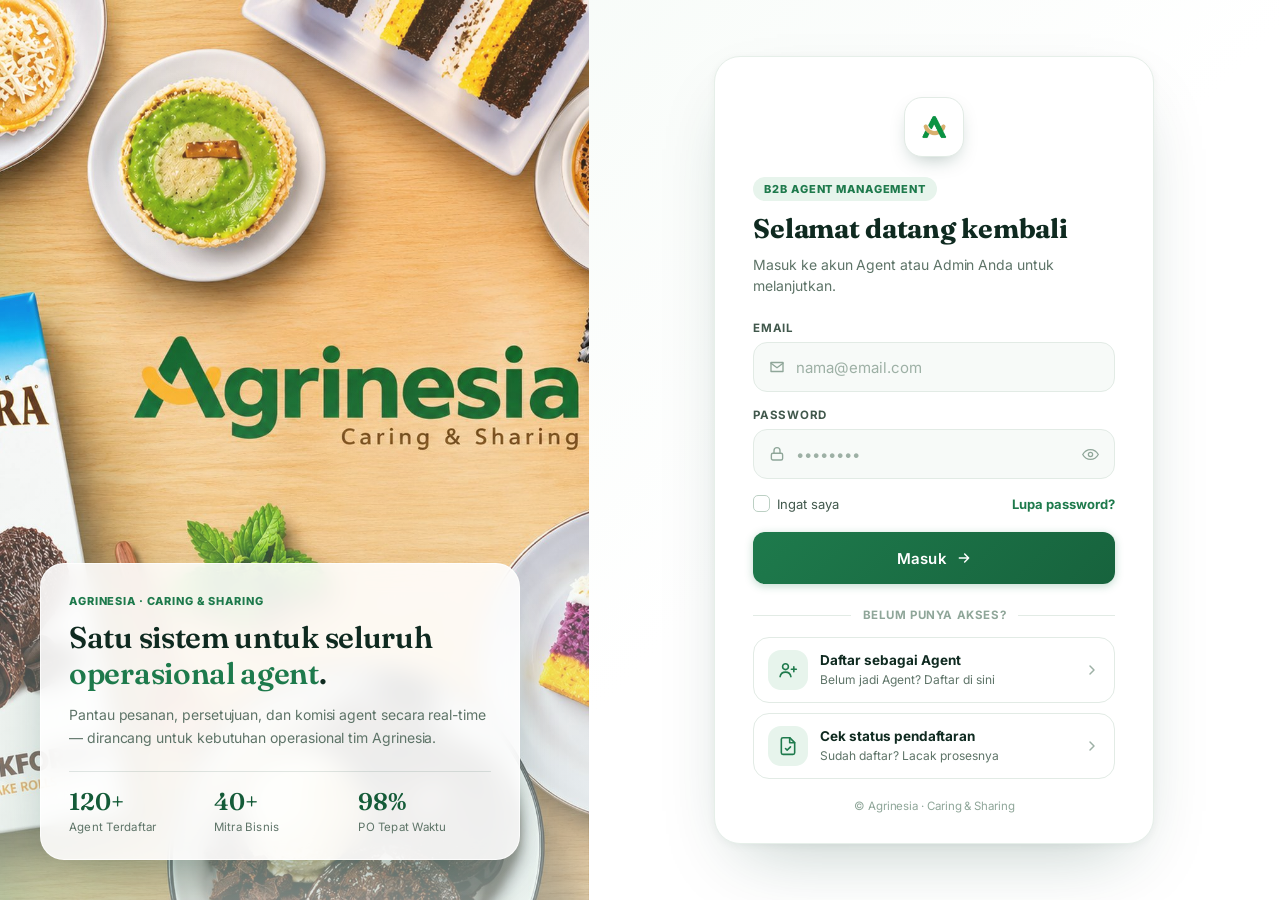
<file: index.html>
<!DOCTYPE html>
<html>
<head>
  <meta charset="utf-8">
  <!-- BASE PATH otomatis: github.io/nama-repo/ -> "/nama-repo/", Vercel/domain sendiri -> "/".
       Juga memulihkan URL deep-link (/dashboard) yang dialihkan oleh 404.html saat refresh. -->
  <script>
    (function(){
      var b = '/';
      if(/\.github\.io$/.test(location.hostname)){ var s = location.pathname.split('/')[1]; if(s) b = '/' + s + '/'; }
      window.APP_BASE = b;
      if(location.search.indexOf('?/') === 0){
        var rest = location.search.slice(2).replace(/~and~/g, '&'), q = '', i = rest.indexOf('&');
        if(i > -1){ q = '?' + rest.slice(i + 1); rest = rest.slice(0, i); }
        try{ history.replaceState(null, '', b + rest + q + location.hash); }catch(e){}
      }
      document.write('<base href="' + b + '" target="_top">');
    })();
  </script>
  <!-- ===== KONFIGURASI MIGRASI (SATU-SATUNYA yang perlu diedit) =====
       Isi dengan URL Deployment "Web app" Apps Script (berakhiran /exec). -->
  <script>window.GAS_EXEC_URL = 'https://script.google.com/macros/s/AKfycbxRkiI9B1tSodXDnVRtnJkcqc5p-ztbiRlnMrvUMZPodGlNDrGGuFwlxMnskm2GI7vh/exec';</script>
  <!-- ===== PWA ===== -->
  <link rel="manifest" href="manifest.json?v=1791451500">
  <link rel="icon" type="image/png" href="icon-192.png">
  <link rel="apple-touch-icon" href="icon-192.png">
  <meta name="mobile-web-app-capable" content="yes">
  <meta name="apple-mobile-web-app-capable" content="yes">
  <meta name="apple-mobile-web-app-title" content="Agrinesia B2B">
  <meta name="apple-mobile-web-app-status-bar-style" content="black-translucent">
  <link rel="preconnect" href="https://script.google.com" crossorigin>
  <link rel="preconnect" href="https://script.googleusercontent.com" crossorigin>
  <title>Agrinesia B2B Agent Management</title>
  <!-- Icon <link> tag, manifest.json (PWA) DIHAPUS di versi GAS ini: Apps Script Web App
       di-render dalam iframe sandbox (script.googleusercontent.com), jadi <link rel="icon">
       biasa diabaikan Apps Script (favicon harus lewat setFaviconUrl() di doGet(), lihat
       Code.gs -> getFaviconUrl_()) dan manifest.json/"Add to Home Screen" PWA tidak berfungsi
       andal di konteks iframe ini — sama seperti Service Worker (lihat catatan di akhir
       file ini). -->
  <meta name="theme-color" content="#0B3D2E">
  <meta name="viewport" content="width=device-width, initial-scale=1, maximum-scale=1, user-scalable=no, viewport-fit=cover">

  <style>
    html,body{margin:0;}
    /* ===== FIX FOUC (Flash Of Unstyled Content) =====
       BUG NYATA yang dilaporkan user (video + screenshot): sesaat setelah app dibuka,
       sempat KELIHATAN halaman mentah tanpa styling sama sekali — background hitam/putih
       polos, SVG logo tampil sebagai kotak-kotak besar mentah (belum di-resize lewat CSS),
       teks tanpa warna/format. Ini muncul justru SEBAGAI AKIBAT dari fix performa
       sebelumnya: Stylesheet.html diubah dari XHR SINKRON (membekukan thread sampai CSS
       siap, tapi karena itu juga menjamin CSS SUDAH ada sebelum body sempat digambar) jadi
       fetch ASYNC (tidak membekukan thread — bagus untuk performa — tapi ada jeda singkat
       di mana body SUDAH ada di DOM namun CSS BELUM selesai di-apply, dan jeda itulah yang
       kelihatan sebagai "flash" konten mentah tsb).
       FIX: <body> disembunyikan (visibility:hidden, BUKAN display:none — supaya browser
       tetap sempat menghitung layout & tidak menunda hal lain) lewat rule inline SESINGKAT
       ini, SEBELUM apa pun lain di <head> dieksekusi. Begitu Stylesheet.html selesai
       di-apply (lihat loadStylesheetAsync_ di bawah), class ini dilepas lagi dari <html> dan
       body baru benar-benar terlihat — jadi user tidak pernah melihat versi tanpa-style,
       TANPA harus membekukan thread seperti sebelumnya. Ada juga fallback timeout (lihat
       script di bawah) supaya body tetap dimunculkan walau CSS gagal total dimuat, daripada
       user terjebak lihat layar kosong selamanya. */
    /* Rule ag-preload (sembunyikan body sampai CSS async selesai) DIHAPUS di versi GAS
       ini: karena Stylesheet.html sekarang disuntik server-side lewat include() SEBELUM
       HTML dikirim ke browser, CSS sudah pasti terpasang sebelum body sempat dirender
       sama sekali — FOUC guard manual jadi tidak diperlukan lagi. */
    /* ===== FIX FLASH LOGIN SAAT RELOAD =====
       Class ag-has-session diset SINKRON oleh script kecil tepat di bawah, SEBELUM body
       sempat diparse/dirender — berdasarkan token yang sudah ada di localStorage, TANPA
       menunggu JavaScript.html (10rb+ baris, dimuat ASYNC lewat fetch) selesai dijalankan.
       Tanpa gate ini, #loginScreen (default visible di Stylesheet.html, tidak ada
       display:none bawaan) sempat kelihatan dulu sesaat sebelum bootApp() di
       JavaScript.html akhirnya menyembunyikannya — itulah "flash" Login yang dilaporkan.
       !important dipakai karena appShell/loginScreen juga diatur lewat inline style oleh
       bootApp()/handleLogout() belakangan; begitu JavaScript.html jalan, class ini
       dilepas/dipasang ulang oleh handleLogin()/handleLogout() supaya kembali dikontrol
       JS seperti biasa. */
    html.ag-has-session #loginScreen{ display:none !important; }
    html.ag-has-session #appShell{ display:flex !important; }
    /* ===== FIX BUG NYATA ("sekilas kelihatan shell KOSONG/DEFAULT sebelum berubah ke
       tampilan yang benar" — video: avatar "?", judul "Dashboard" statis, topbar BUKAN
       gaya Agent, bottom-nav kosong, lalu sekejap kemudian berubah jadi tampilan Agent
       yang benar) =====
       AKAR MASALAH: rule ag-has-session di atas membuat #appShell langsung display:flex
       HANYA berdasarkan localStorage token ADA atau tidak — TANPA menunggu bootApp() di
       JavaScript.html (yang baru selesai di-fetch ASYNC beberapa saat kemudian) benar2
       mengisi avatar/nama/role asli, menjalankan applyAgentTopbarLayout_(), renderSidebar(),
       renderBottomNav(), dan showPage(). Akibatnya #appShell sempat kelihatan dengan ISI
       DEFAULT APA ADANYA dari markup statis index.html (avatar "?", title "Dashboard",
       topbar generik, bottom-nav kosong) selama jeda fetch+eksekusi JavaScript.html itu —
       itulah yang terlihat sebagai "menu/tampilan lain" berkedip sebelum tampilan asli
       muncul.
       FIX: shell-nya sendiri BOLEH tetap langsung tampil (mencegah flash ke Login screen,
       tujuan awal gate ini), tapi KONTENNYA (sidebar, topbar, main content, bottom nav)
       disembunyikan dulu (visibility:hidden, bukan display:none — supaya layout & ukuran
       tetap terhitung, tidak ada reflow/jeda tambahan saat akhirnya ditampilkan) sampai
       class 'ag-app-ready' dipasang oleh bootApp() SETELAH SEMUA pengisian konten selesai
       (lihat baris terakhir bootApp() di JavaScript.html). Body tetap boleh backgroundnya
       kelihatan (biar tidak terasa "blank"/patah), tapi konten shell yang isinya masih
       default/salah tidak pernah sempat ter-paint ke layar. */
    html.ag-has-session:not(.ag-app-ready) #appShell > *{ visibility:hidden; }
  </style>
  <script>
    // Cek session SINKRON, sebelum apa pun lain (termasuk fetch CSS) dimulai.
    (function(){
      try{
        if(localStorage.getItem('ag_token') && localStorage.getItem('ag_user')){
          document.documentElement.classList.add('ag-has-session');
        }
      }catch(e){}
    })();
  </script>
  <!-- ===== "Add to Home Screen" (Android/Chrome + iOS/Safari) =====
       Apps Script tidak bisa menyajikan manifest.json / service-worker.js sebagai
       file statis di scope yang tepat, jadi Chrome TIDAK akan memunculkan prompt
       "Install App" otomatis. Meta tag di bawah ini membuat hasil "Add to Home
       Screen" manual (dari menu ⋮ Chrome) tampil sebagai app fullscreen (tanpa
       address bar), dengan icon & warna status bar yang sesuai brand. -->
  <meta name="mobile-web-app-capable" content="yes">
  <meta name="apple-mobile-web-app-capable" content="yes">
  <meta name="apple-mobile-web-app-status-bar-style" content="black-translucent">
  <meta name="apple-mobile-web-app-title" content="B2B Agent">
  <meta name="theme-color" content="#0F4A38">
  <meta name="color-scheme" content="light dark">
  <!-- manifest.json & icon-192.png DIHAPUS dari <link> di sini: file ini sudah tidak
       ada lagi di project GAS (kita full pindah ke GAS, bukan hybrid lagi), jadi kalau
       tetap ditulis di sini browser cuma akan 404 diam-diam di console. Kalau nanti mau
       icon "Add to Home Screen" custom, upload PNG-nya ke Drive (public) dan pasang
       urlnya langsung di <link rel="apple-touch-icon" href="URL_DRIVE_DISINI">. -->

  <!-- ===== PERCEPAT LOADING: preconnect ke domain GAS lebih awal =====
       Dicontek dari app Stock Opname (yang lancar) — memangkas waktu DNS+TLS
       handshake ke domain backend SEBELUM request pertama (login) benar-benar
       ditembakkan, supaya request pertama itu tidak ikut menanggung biaya
       handshake dari nol. -->
  <link rel="preconnect" href="https://script.google.com" crossorigin>
  <link rel="dns-prefetch" href="https://script.google.com">
  <link rel="preconnect" href="https://script.googleusercontent.com" crossorigin>
  <link rel="dns-prefetch" href="https://script.googleusercontent.com">

  <!-- ===== BOOT SPLASH =====
       CSS ini SENGAJA ditaruh inline di <head> (bukan di Stylesheet.html) supaya aktif
       SEBELUM apa pun lain dimuat/di-fetch — inilah layar polos hijau gelap + ikon saja
       yang sempat kelihatan tiap app dibuka dari home screen sebelum halaman Login
       muncul. Sekarang diganti gambar splash yang sudah didesain (splash-screen.png).
       CATATAN: upload file splash-screen.png ke repo GitHub Pages yang sama (folder
       yang sama dengan index.html) — nama file harus persis "splash-screen.png". -->
  <style>
    /* ===== SPLASH CUSTOM (splash-screen.png) — SENGAJA DIMATIKAN =====
       Atas permintaan: splash custom HTML ini sekarang tidak pernah ditampilkan sama
       sekali (display:none permanen, di semua ukuran layar). Yang tampil ke user sekarang
       CUMA splash NATIVE bawaan Android/Chrome (dibangun otomatis dari "icon-512.png" +
       "background_color" di manifest.json) — lihat komentar di manifest.json untuk
       instruksi bikin splash native itu semirip mungkin dengan desain modern kita.
       Div #bootSplash & script pendukungnya di JavaScript.html SENGAJA tidak dihapus
       (biar gampang diaktifkan lagi nanti kalau berubah pikiran) — cukup di-hide di sini. */
    #bootSplash{ display:none !important; }
  </style>
  <!-- Sebelumnya ada mekanisme document.write untuk menulis #bootSplash sedini mungkin
       (supaya nyambung mulus dengan splash native) — sudah tidak relevan lagi sekarang
       karena splash custom-nya di-hide total lewat CSS di atas, jadi bagian itu dilepas. -->
  <script>
    // window.__bootSplashStartTs & document.write div di bawah ini DIBIARKAN ada
    // (walau #bootSplash sekarang di-hide via CSS) supaya kode di JavaScript.html yang
    // mereferensikannya tidak perlu diubah — cukup aman dipanggil meski elemennya
    // tersembunyi. Gampang diaktifkan lagi nanti kalau berubah pikiran.
    window.__bootSplashStartTs = Date.now();
    document.write('<div id="bootSplash"></div>');
  </script>
  <script>
    // Terapkan preferensi Dark Mode SEBELUM CSS/HTML lain dirender, supaya halaman
    // tidak "kedip" terang lalu berubah gelap saat baru dibuka/refresh.
    (function(){
      try{
        if(localStorage.getItem('ag_theme') === 'dark'){
          document.documentElement.setAttribute('data-theme', 'dark');
        }
      }catch(e){}
    })();

    // GAS_EXEC_URL/SO_APP_URL/SO_WEBAPP_URL DIHAPUS: itu cuma dibutuhkan supaya
    // api-bridge.js tahu ke mana harus fetch() saat halaman ini di-hosting di luar
    // domain script.google.com (GitHub Pages). Sekarang halaman ini DI-SERVE
    // LANGSUNG oleh Apps Script sendiri (doGet), jadi google.script.run di
    // JavaScript.html otomatis tersambung ke backend yang sama tanpa perlu URL apa pun.
  </script>

  <!-- Stylesheet.html disuntik langsung oleh Apps Script templating di sini (bukan
       fetch manual lagi seperti versi GitHub Pages) — jadi CSS sudah terpasang
       sebelum body dirender, tidak perlu loader/FOUC-guard/cache-buster apa pun lagi. -->
  <link rel="stylesheet" href="css/style.css?v=1791451500">

</head>
<body>

  <!-- #bootSplash sudah ditulis lebih awal lewat document.write() di <head> (lihat
       komentar di sana) — supaya tidak ada jeda kosong sebelum splash custom muncul.
       Sengaja TIDAK ditulis ulang di sini supaya tidak dobel. -->

  <!-- ===================== LOGIN SCREEN ===================== -->
  <div id="loginScreen" class="login-screen">

    <div class="login-visual">
      <div class="login-visual-copy">
        <span class="login-visual-kicker">Agrinesia &middot; Caring &amp; Sharing</span>
        <h2 class="login-visual-title">Satu sistem untuk seluruh <em>operasional agent</em>.</h2>
        <p class="login-visual-desc">Pantau pesanan, persetujuan, dan komisi agent secara real-time &mdash; dirancang untuk kebutuhan operasional tim Agrinesia.</p>
        <div class="login-visual-stats">
          <div>
            <div class="login-visual-stat-num">120+</div>
            <div class="login-visual-stat-label">Agent Terdaftar</div>
          </div>
          <div>
            <div class="login-visual-stat-num">40+</div>
            <div class="login-visual-stat-label">Mitra Bisnis</div>
          </div>
          <div>
            <div class="login-visual-stat-num">98%</div>
            <div class="login-visual-stat-label">PO Tepat Waktu</div>
          </div>
        </div>
      </div>
    </div>

    <div class="login-form-side">
      <div class="login-card">
        <div class="login-logo">
          <span class="logo-mark">
            <img class="brand-mark-img" id="loginLogoImg" alt="Agrinesia">
          </span>
        </div>

        <div class="login-head">
          <span class="login-eyebrow">B2B Agent Management</span>
          <h1 class="login-heading">Selamat datang kembali</h1>
          <p class="login-subheading">Masuk ke akun Agent atau Admin Anda untuk melanjutkan.</p>
        </div>

        <form id="loginForm" onsubmit="handleLogin();return false;">
          <div class="form-group">
            <label for="loginEmail">Email</label>
            <div class="input-with-icon">
              <svg class="field-icon" viewBox="0 0 24 24" fill="none" stroke="currentColor" stroke-width="1.8" stroke-linecap="round" stroke-linejoin="round"><path d="M4 4h16v16H4z" opacity="0"/><path d="M4 6h16v12H4z"/><path d="m4 7 8 6 8-6"/></svg>
              <input type="email" id="loginEmail" placeholder="nama@email.com" autocomplete="username">
            </div>
          </div>
          <div class="form-group">
            <label for="loginPassword">Password</label>
            <div class="input-with-icon">
              <svg class="field-icon" viewBox="0 0 24 24" fill="none" stroke="currentColor" stroke-width="1.8" stroke-linecap="round" stroke-linejoin="round"><rect x="4.5" y="11" width="15" height="9" rx="2"/><path d="M8 11V7.5a4 4 0 0 1 8 0V11"/></svg>
              <input type="password" id="loginPassword" placeholder="••••••••" autocomplete="current-password">
              <button type="button" class="pw-toggle-btn" onclick="togglePasswordVisibility_('loginPassword', this)" tabindex="-1" aria-label="Tampilkan password">
                <svg class="eye-on" viewBox="0 0 24 24" fill="none" stroke="currentColor" stroke-width="1.8" stroke-linecap="round" stroke-linejoin="round"><path d="M1 12s4-7 11-7 11 7 11 7-4 7-11 7-11-7-11-7Z"/><circle cx="12" cy="12" r="3"/></svg>
                <svg class="eye-off" viewBox="0 0 24 24" fill="none" stroke="currentColor" stroke-width="1.8" stroke-linecap="round" stroke-linejoin="round"><path d="M17.94 17.94A10.94 10.94 0 0 1 12 19c-7 0-11-7-11-7a21.4 21.4 0 0 1 5.06-5.94M9.9 4.24A9.12 9.12 0 0 1 12 4c7 0 11 7 11 7a21.5 21.5 0 0 1-2.16 3.19M14.12 14.12a3 3 0 1 1-4.24-4.24"/><path d="M1 1l22 22"/></svg>
              </button>
            </div>
          </div>
          <div class="login-row-between">
            <label class="remember-check">
              <input type="checkbox" id="loginRemember">
              <span>Ingat saya</span>
            </label>
            <button type="button" class="login-forgot-link" onclick="showToast('Silakan hubungi Admin untuk reset password.', 'info')">Lupa password?</button>
          </div>
          <div id="loginError" class="form-error" style="display:none;"></div>
          <button id="loginBtn" type="submit" class="btn btn-primary btn-block login-submit-btn">
            <span>Masuk</span>
            <svg viewBox="0 0 24 24" fill="none" stroke="currentColor" stroke-width="2.2" stroke-linecap="round" stroke-linejoin="round"><path d="M5 12h14M13 6l6 6-6 6"/></svg>
          </button>
        </form>

        <div class="login-sep"><span>Belum punya akses?</span></div>

        <div class="login-links">
          <button type="button" class="login-link-card" onclick="openRegChoiceModal();return false;">
            <span class="llc-ic"><svg viewBox="0 0 24 24" fill="none" stroke="currentColor" stroke-width="1.9" stroke-linecap="round" stroke-linejoin="round"><circle cx="9" cy="8" r="3.5"/><path d="M2.5 20c.6-3.6 3.2-5.5 6.5-5.5s5.9 1.9 6.5 5.5"/><path d="M19 8v6M16 11h6"/></svg></span>
            <span class="llc-tx"><b>Daftar sebagai Agent</b><small>Belum jadi Agent? Daftar di sini</small></span>
            <svg class="llc-arrow" viewBox="0 0 24 24" fill="none" stroke="currentColor" stroke-width="2.2" stroke-linecap="round" stroke-linejoin="round"><path d="m9 6 6 6-6 6"/></svg>
          </button>
          <button type="button" class="login-link-card" onclick="openCsChoiceModal();return false;">
            <span class="llc-ic"><svg viewBox="0 0 24 24" fill="none" stroke="currentColor" stroke-width="1.9" stroke-linecap="round" stroke-linejoin="round"><path d="M14 2H6a2 2 0 0 0-2 2v16a2 2 0 0 0 2 2h12a2 2 0 0 0 2-2V8z"/><path d="M14 2v6h6"/><path d="m9 15 2 2 4-4"/></svg></span>
            <span class="llc-tx"><b>Cek status pendaftaran</b><small>Sudah daftar? Lacak prosesnya</small></span>
            <svg class="llc-arrow" viewBox="0 0 24 24" fill="none" stroke="currentColor" stroke-width="2.2" stroke-linecap="round" stroke-linejoin="round"><path d="m9 6 6 6-6 6"/></svg>
          </button>
        </div>

        <p class="login-foot">&copy; Agrinesia &middot; Caring &amp; Sharing</p>
      </div>
    </div>
  </div>

  <!-- ===================== AGENT REGISTRATION MODAL ===================== -->
  <div id="registerModal" class="reg-overlay">
    <div class="reg-card">

      <div class="reg-hero">
        <div class="reg-hero-top">
          <div>
            <span class="reg-hero-badge">
              <svg viewBox="0 0 24 24" fill="none" stroke="currentColor" stroke-width="2" stroke-linecap="round" stroke-linejoin="round" width="12" height="12"><path d="M12 22c4.97 0 9-4.03 9-9-4.97 0-9 4.03-9 9Z"/><path d="M12 22C7.03 22 3 17.97 3 13c4.97 0 9 4.03 9 9Z"/><path d="M12 13V2"/></svg>
              Gabung Agrinesia
            </span>
            <h2 class="reg-hero-title">Registrasi Agent B2B</h2>
            <p class="reg-hero-sub">Lengkapi data diri &amp; dokumen Anda untuk mulai berjualan bersama Agrinesia.</p>
          </div>
          <button class="reg-close" onclick="closeRegisterModal()">
            <svg viewBox="0 0 24 24" fill="none" stroke="currentColor" stroke-width="2.4" stroke-linecap="round"><path d="M18 6 6 18M6 6l12 12"/></svg>
          </button>
        </div>
      </div>

     <div class="reg-card-scroll">

      <div class="reg-body">
        <div class="reg-section-title"><span class="reg-section-num">1</span> Data Diri</div>
        <div class="form-group"><label>Nama Lengkap sesuai KTP<span class="required-mark">*</span></label><input id="regFullName" type="text" placeholder="Nama sesuai KTP" oninput="updateRegFormState_()"></div>
        <div class="field-row-2">
          <div class="form-group">
            <label>Email<span class="required-mark">*</span></label>
            <div class="input-with-icon">
              <svg class="field-icon" viewBox="0 0 24 24" fill="none" stroke="currentColor" stroke-width="1.8" stroke-linecap="round" stroke-linejoin="round"><path d="M4 6h16v12H4z"/><path d="m4 7 8 6 8-6"/></svg>
              <input id="regEmail" type="email" placeholder="nama@email.com" oninput="updateRegFormState_()">
            </div>
          </div>
          <div class="form-group">
            <label>No. Telepon / WhatsApp<span class="required-mark">*</span></label>
            <div class="input-with-icon">
              <svg class="field-icon" viewBox="0 0 24 24" fill="none" stroke="currentColor" stroke-width="1.8" stroke-linecap="round" stroke-linejoin="round"><path d="M22 16.92v3a2 2 0 0 1-2.18 2 19.79 19.79 0 0 1-8.63-3.07 19.5 19.5 0 0 1-6-6 19.79 19.79 0 0 1-3.07-8.67A2 2 0 0 1 4.11 2h3a2 2 0 0 1 2 1.72c.127.96.362 1.903.7 2.81a2 2 0 0 1-.45 2.11L8.09 9.91a16 16 0 0 0 6 6l1.27-1.27a2 2 0 0 1 2.11-.45c.907.338 1.85.573 2.81.7A2 2 0 0 1 22 16.92z"/></svg>
              <input id="regPhone" type="text" inputmode="numeric" maxlength="15" placeholder="08xxxxxxxxxx" oninput="this.value=this.value.replace(/[^0-9]/g,'').slice(0,15);updateRegFormState_();">
            </div>
          </div>
        </div>
        <div class="form-group">
          <label>Nomor KTP<span class="required-mark">*</span></label>
          <div class="input-with-icon">
            <svg class="field-icon" viewBox="0 0 24 24" fill="none" stroke="currentColor" stroke-width="1.8" stroke-linecap="round" stroke-linejoin="round"><rect x="2.5" y="5" width="19" height="14" rx="2.4"/><circle cx="8" cy="12" r="2.1"/><path d="M13 10h6M13 14h4"/></svg>
            <input id="regKTPNumber" type="text" inputmode="numeric" maxlength="16" placeholder="16 digit NIK" oninput="this.value=this.value.replace(/[^0-9]/g,'').slice(0,16);updateKTPHint_();updateRegFormState_();">
          </div>
          <div class="field-hint" id="regKTPHint">0/16 digit</div>
        </div>
        <div class="form-group"><label>Alamat sesuai KTP<span class="required-mark">*</span></label><textarea id="regAddress" rows="2" placeholder="Alamat lengkap" oninput="updateRegFormState_()"></textarea></div>
        <div class="form-group">
          <label>Area Pendaftaran<span class="required-mark">*</span></label>
          <div class="input-with-icon">
            <svg class="field-icon" viewBox="0 0 24 24" fill="none" stroke="currentColor" stroke-width="1.8" stroke-linecap="round" stroke-linejoin="round"><path d="M20 10c0 6-8 12-8 12s-8-6-8-12a8 8 0 0 1 16 0Z"/><circle cx="12" cy="10" r="3"/></svg>
            <select id="regArea" onchange="updateRegFormState_()">
              <option value="">Memuat daftar area...</option>
            </select>
          </div>
          <div class="field-hint">Area asal Anda mendaftar — untuk keperluan pemantauan internal, tidak membatasi Area Pemesanan.</div>
        </div>

        <div class="reg-section-title"><span class="reg-section-num">2</span> <span>Upload Dokumen<span class="required-mark">*</span></span></div>
        <div class="doc-grid" id="regDocGrid">
          <!-- doc tiles injected by initRegisterDocTiles() -->
        </div>

        <div id="regError" class="form-error" style="display:none;"></div>
      </div>

      <div class="reg-footer">
        <button class="btn btn-ghost" onclick="closeRegisterModal()">Batal</button>
        <button class="btn btn-primary" id="regSubmitBtn" onclick="submitAgentRegistration()" disabled>Kirim Registrasi</button>
      </div>
     </div>
    </div>
  </div>

  <!-- ===================== INTERNAL AGRINESIA REGISTRATION MODAL ===================== -->
  <div id="intRegisterModal" class="reg-overlay int-onescreen" data-step="1" role="dialog" aria-modal="true" aria-labelledby="intRegTitle">
    <div class="reg-card">
      <div class="reg-hero">
        <div class="reg-hero-top">
          <div class="int-hero-main">
            <span class="int-hero-icon" aria-hidden="true">
              <svg viewBox="0 0 24 24" fill="none" stroke="currentColor" stroke-width="1.8" stroke-linecap="round" stroke-linejoin="round"><rect x="3" y="4.5" width="18" height="15" rx="3"/><circle cx="9" cy="10.5" r="2.2"/><path d="M5.6 16.2c.7-1.6 2-2.4 3.4-2.4s2.7.8 3.4 2.4M15 9.5h3.2M15 12.5h3.2"/></svg>
            </span>
            <div>
              <h2 class="reg-hero-title" id="intRegTitle">Registrasi Internal Agrinesia</h2>
              <p class="reg-hero-sub">Khusus karyawan Agrinesia. Cukup masukkan Employee ID, data lainnya terisi otomatis.</p>
            </div>
          </div>
          <button class="reg-close" type="button" aria-label="Tutup" onclick="closeInternalRegisterModal()">
            <svg viewBox="0 0 24 24" fill="none" stroke="currentColor" stroke-width="2.4" stroke-linecap="round"><path d="M18 6 6 18M6 6l12 12"/></svg>
          </button>
        </div>
      </div>
      <div class="reg-card-scroll">
        <div class="reg-body">

          <div class="form-group int-nik-group">
            <div class="int-nik-head">
              <label for="intNik">Employee ID<span class="required-mark">*</span></label>
              <span class="field-hint" id="intNikHint">Hanya angka, tepat 10 digit</span>
            </div>
            <div class="int-nik-wrap">
              <svg class="int-nik-lead" viewBox="0 0 24 24" fill="none" stroke="currentColor" stroke-width="1.8" stroke-linecap="round" stroke-linejoin="round" aria-hidden="true"><rect x="3" y="5" width="18" height="14" rx="3"/><path d="M7 10h4M7 14h6M16 10h1.5"/></svg>
              <input id="intNik" type="text" inputmode="numeric" pattern="[0-9]{10}" maxlength="10" autocomplete="off" autocapitalize="off" spellcheck="false" enterkeyhint="go" placeholder="0000000000" aria-describedby="intNikHint intNikMsg" oninput="onIntNikInput_(this)" onkeydown="onIntNikKey_(event)" onpaste="onIntNikPaste_(event)">
              <span class="int-nik-state" id="intNikState"></span>
            </div>
            <div class="int-msg" id="intNikMsg" role="status" aria-live="polite"></div>
          </div>

          <div class="int-section-head">
            <span class="int-section-title">Data karyawan</span>
            <span class="int-auto-pill">Terisi otomatis</span>
          </div>
          <div class="int-profile" id="intProfile">
            <div class="form-group int-f int-f-name"><label for="intFullName">Nama lengkap</label>
              <div class="int-field"><svg viewBox="0 0 24 24" fill="none" stroke="currentColor" stroke-width="1.8" stroke-linecap="round" stroke-linejoin="round" aria-hidden="true"><circle cx="12" cy="8" r="3.6"/><path d="M5 20c.8-3.4 3.5-5.2 7-5.2s6.2 1.8 7 5.2"/></svg>
                <input id="intFullName" type="text" readonly tabindex="-1" placeholder="Muncul setelah Employee ID terverifikasi"></div></div>
            <div class="form-group int-f int-f-email"><label for="intEmail">Email</label>
              <div class="int-field"><svg viewBox="0 0 24 24" fill="none" stroke="currentColor" stroke-width="1.8" stroke-linecap="round" stroke-linejoin="round" aria-hidden="true"><rect x="3" y="5" width="18" height="14" rx="3"/><path d="m4 7.5 8 5.5 8-5.5"/></svg>
                <input id="intEmail" type="text" readonly tabindex="-1" placeholder="-"></div></div>
            <div class="form-group int-f int-f-job"><label for="intJob">Job Position</label>
              <div class="int-field"><svg viewBox="0 0 24 24" fill="none" stroke="currentColor" stroke-width="1.8" stroke-linecap="round" stroke-linejoin="round" aria-hidden="true"><rect x="3" y="7" width="18" height="13" rx="2.5"/><path d="M9 7V5.5A1.5 1.5 0 0 1 10.5 4h3A1.5 1.5 0 0 1 15 5.5V7M3 13h18"/></svg>
                <input id="intJob" type="text" readonly tabindex="-1" placeholder="-"></div></div>
            <div class="form-group int-f int-f-dept"><label for="intDept">Division</label>
              <div class="int-field"><svg viewBox="0 0 24 24" fill="none" stroke="currentColor" stroke-width="1.8" stroke-linecap="round" stroke-linejoin="round" aria-hidden="true"><rect x="4" y="3.5" width="16" height="17" rx="2"/><path d="M8.5 8h2M13.5 8h2M8.5 12h2M13.5 12h2M10 20.5v-4h4v4"/></svg>
                <input id="intDept" type="text" readonly tabindex="-1" placeholder="-"></div></div>
            <div class="form-group int-f int-f-site"><label for="intSite">Site Location</label>
              <div class="int-field"><svg viewBox="0 0 24 24" fill="none" stroke="currentColor" stroke-width="1.8" stroke-linecap="round" stroke-linejoin="round" aria-hidden="true"><path d="M12 21s7-6.2 7-11.5A7 7 0 0 0 5 9.5C5 14.8 12 21 12 21Z"/><circle cx="12" cy="9.5" r="2.5"/></svg>
                <input id="intSite" type="text" readonly tabindex="-1" placeholder="-"></div></div>
          </div>

          <div class="int-note">
            <svg viewBox="0 0 24 24" fill="none" stroke="currentColor" stroke-width="1.8" stroke-linecap="round" stroke-linejoin="round" aria-hidden="true"><circle cx="12" cy="12" r="9"/><path d="M12 11v5M12 7.8v.1"/></svg>
            <span><span class="int-note-long">Data diambil dari database karyawan. Jika ada yang tidak sesuai, hubungi Admin sebelum mengirim. Setelah dikirim, Admin akan mereview; begitu disetujui akun langsung aktif dan bisa order. Pantau lewat menu <b>Cek status pendaftaran</b> di halaman login.</span><span class="int-note-short">Tidak sesuai? Hubungi Admin. Setelah disetujui, akun langsung aktif. Pantau lewat <b>Cek status pendaftaran</b>.</span></span>
          </div>
          <div id="intRegError" class="form-error" style="display:none;" role="alert"></div>
        </div>
        <div class="reg-footer">
          <button class="btn btn-ghost" type="button" onclick="closeInternalRegisterModal()">Batal</button>
          <button class="btn btn-primary" type="button" id="intRegSubmitBtn" onclick="submitInternalRegistration()" disabled>Kirim Registrasi</button>
        </div>
      </div>
    </div>
  </div>

  <!-- ===================== REGISTRATION SUBMIT SPLASH ===================== -->
  <!-- Ditampilkan selama submitAgentRegistration() memproses (upload dokumen + simpan
       data ke backend), supaya user tidak melihat layar diam saat proses berjalan. -->
  <div id="regSubmitOverlay" class="reg-submit-overlay">
    <div class="reg-submit-card">
      <div class="reg-submit-logo">
        <img class="brand-mark-img" id="regSubmitLogoImg" alt="Agrinesia">
      </div>
      <div class="reg-submit-text">Mengirim registrasi<span class="reg-submit-dot">.</span><span class="reg-submit-dot">.</span><span class="reg-submit-dot">.</span></div>
      <div class="reg-submit-sub">Mengunggah dokumen &amp; menyimpan data Anda</div>
    </div>
  </div>

  <!-- ===================== REGISTRATION SUCCESS POPUP ===================== -->
  <div id="regSuccessOverlay" class="success-overlay">
    <div class="success-card">
      <div class="success-check">
        <svg viewBox="0 0 24 24" fill="none" stroke="currentColor" stroke-width="2.6" stroke-linecap="round" stroke-linejoin="round"><path d="M20 6 9 17l-5-5"/></svg>
      </div>
      <h3 class="success-title">Registrasi Terkirim!</h3>
      <p class="success-message" id="regSuccessMessage">Terima kasih, data Anda sudah kami terima dan sedang direview oleh tim kami.</p>
      <button class="btn btn-primary" onclick="closeRegisterSuccess()">Oke, Mengerti</button>
    </div>
  </div>

  <!-- ===================== CEK STATUS PENDAFTARAN (tanpa login) ===================== -->
  <!-- Agent yang belum di-APPROVE tidak punya akun login sama sekali, jadi kalau registrasinya
       DITOLAK, satu-satunya jalan resmi untuk memperbaiki dokumen & ajukan ulang adalah lewat
       sini — verifikasi identitas pakai Email + Nomor KTP (bukan token/login), lalu tampilkan
       status + dokumen yang bisa diganti kalau REJECTED. Logic & rendering ada di JavaScript.html
       (openCheckStatusModal / renderCheckStatusResult_ dst). -->
  <div id="checkStatusModal" class="reg-overlay">
    <div class="reg-card" style="max-width:480px;">
      <div class="reg-hero">
        <div class="reg-hero-top">
          <div>
            <span class="reg-hero-badge">
              <svg viewBox="0 0 24 24" fill="none" stroke="currentColor" stroke-width="2" stroke-linecap="round" stroke-linejoin="round" width="12" height="12"><circle cx="12" cy="12" r="9"/><path d="M12 8v4l3 2"/></svg>
              Cek Status
            </span>
            <h2 class="reg-hero-title" id="csHeroTitle">Status Pendaftaran Agent</h2>
            <p class="reg-hero-sub" id="csHeroSub">Masukkan Email &amp; Nomor KTP yang Anda pakai saat mendaftar.</p>
          </div>
          <button class="reg-close" onclick="closeCheckStatusModal()">
            <svg viewBox="0 0 24 24" fill="none" stroke="currentColor" stroke-width="2.4" stroke-linecap="round"><path d="M18 6 6 18M6 6l12 12"/></svg>
          </button>
        </div>
      </div>
      <div class="reg-card-scroll">
        <div class="reg-body" id="checkStatusBody">
          <div class="form-group">
            <label>Email<span class="required-mark">*</span></label>
            <input id="csEmail" type="email" placeholder="nama@email.com">
          </div>
          <div class="form-group">
            <label id="csKTPLabel">Nomor KTP<span class="required-mark">*</span></label>
            <input id="csKTP" type="text" placeholder="16 digit Nomor KTP">
          </div>
          <div id="csError" class="form-error" style="display:none;"></div>
        </div>
      </div>
      <div class="reg-footer">
        <button class="btn btn-ghost" onclick="closeCheckStatusModal()">Tutup</button>
        <button class="btn btn-primary" id="csSubmitBtn" onclick="submitCheckStatus_()">Cek Status</button>
      </div>
    </div>
  </div>

<!-- =====================================================================
     TAMBAHAN INDEX.HTML — EMPLOYEE BENEFIT (Tahap 2)
     Tempel SELURUH blok ini TEPAT SEBELUM baris "APP SHELL"
     (yaitu setelah penutup modal #checkStatusModal yang sudah ada).
     Tidak ada satupun elemen lama yang diubah — ini murni tambahan baru.
     ===================================================================== -->

<!-- ===================== PILIH JENIS PENDAFTARAN ===================== -->
<!-- Dibuka dari link "Daftar di sini" di login screen (ganti onclick-nya, lihat
     PATCH_LOGIN_SCREEN di bawah). Menampilkan 2 pilihan: Agent B2B / Employee Benefit. -->
<div id="regChoiceModal" class="reg-overlay">
  <div class="reg-card" style="max-width:820px;">
    <div class="reg-hero">
      <div class="reg-hero-top">
        <div>
          <span class="reg-hero-badge">
            <svg viewBox="0 0 24 24" fill="none" stroke="currentColor" stroke-width="2" stroke-linecap="round" stroke-linejoin="round" width="12" height="12"><path d="M12 22c4.97 0 9-4.03 9-9-4.97 0-9 4.03-9 9Z"/><path d="M12 22C7.03 22 3 17.97 3 13c4.97 0 9 4.03 9 9Z"/><path d="M12 13V2"/></svg>
            Gabung Agrinesia
          </span>
          <h2 class="reg-hero-title">Daftar Sebagai...</h2>
          <p class="reg-hero-sub">Pilih jenis pendaftaran yang sesuai dengan kebutuhan Anda.</p>
        </div>
        <button class="reg-close" onclick="closeRegChoiceModal()">
          <svg viewBox="0 0 24 24" fill="none" stroke="currentColor" stroke-width="2.4" stroke-linecap="round"><path d="M18 6 6 18M6 6l12 12"/></svg>
        </button>
      </div>
    </div>
    <div class="reg-card-scroll">
      <div class="reg-body" style="padding-top:20px;">
        <div class="reg-choice-grid reg-choice-grid--3">
          <button type="button" class="reg-choice-card reg-choice-card--green" onclick="closeRegChoiceModal();openRegisterModal();">
            <span class="reg-choice-icon">
              <svg width="22" height="22" viewBox="0 0 24 24" fill="none" stroke="currentColor" stroke-width="1.8" stroke-linecap="round" stroke-linejoin="round"><path d="M16 21v-2a4 4 0 0 0-4-4H6a4 4 0 0 0-4 4v2"/><circle cx="9" cy="7" r="4"/><path d="M22 21v-2a4 4 0 0 0-3-3.87"/><path d="M16 3.13a4 4 0 0 1 0 7.75"/></svg>
            </span>
            <span class="reg-choice-title">Agent B2B</span>
            <span class="reg-choice-desc">Daftar sebagai mitra penjual produk Agrinesia (PO, komisi, katalog).</span>
            <span class="reg-choice-arrow">
              <svg width="18" height="18" viewBox="0 0 24 24" fill="none" stroke="currentColor" stroke-width="2.2" stroke-linecap="round" stroke-linejoin="round"><path d="M5 12h14M13 6l6 6-6 6"/></svg>
            </span>
          </button>
          <button type="button" class="reg-choice-card reg-choice-card--blue" onclick="closeRegChoiceModal();openEbRegisterModal();">
            <span class="reg-choice-icon">
              <svg width="22" height="22" viewBox="0 0 24 24" fill="none" stroke="currentColor" stroke-width="1.8" stroke-linecap="round" stroke-linejoin="round"><rect x="2" y="7" width="20" height="14" rx="2"/><path d="M16 21V5a2 2 0 0 0-2-2h-4a2 2 0 0 0-2 2v16"/></svg>
            </span>
            <span class="reg-choice-title">Employee Benefit</span>
            <span class="reg-choice-desc">Daftar sebagai karyawan perusahaan mitra untuk menikmati potongan belanja.</span>
            <span class="reg-choice-arrow">
              <svg width="18" height="18" viewBox="0 0 24 24" fill="none" stroke="currentColor" stroke-width="2.2" stroke-linecap="round" stroke-linejoin="round"><path d="M5 12h14M13 6l6 6-6 6"/></svg>
            </span>
          </button>
          <button type="button" class="reg-choice-card reg-choice-card--amber" onclick="closeRegChoiceModal();openInternalRegisterModal();">
            <span class="reg-choice-icon"><svg width="22" height="22" viewBox="0 0 24 24" fill="none" stroke="currentColor" stroke-width="1.8" stroke-linecap="round" stroke-linejoin="round"><path d="M3 21h18"/><path d="M5 21V7l7-4 7 4v14"/><path d="M9 9h1M14 9h1M9 13h1M14 13h1M10 21v-4h4v4"/></svg></span>
            <span class="reg-choice-title">Internal Agrinesia</span>
            <span class="reg-choice-desc">Daftar sebagai karyawan Agrinesia (PO, komisi via payroll, katalog).</span>
            <span class="reg-choice-arrow"><svg width="18" height="18" viewBox="0 0 24 24" fill="none" stroke="currentColor" stroke-width="2.2" stroke-linecap="round" stroke-linejoin="round"><path d="M5 12h14M13 6l6 6-6 6"/></svg></span>
          </button>
        </div>
      </div>
    </div>
  </div>
</div>

<!-- ===================== PILIH JENIS CEK STATUS ===================== -->
<div id="csChoiceModal" class="reg-overlay">
  <div class="reg-card" style="max-width:820px;">
    <div class="reg-hero">
      <div class="reg-hero-top">
        <div>
          <span class="reg-hero-badge">
            <svg viewBox="0 0 24 24" fill="none" stroke="currentColor" stroke-width="2" stroke-linecap="round" stroke-linejoin="round" width="12" height="12"><circle cx="12" cy="12" r="9"/><path d="M12 8v4l3 2"/></svg>
            Cek Status
          </span>
          <h2 class="reg-hero-title">Cek Status Pendaftaran</h2>
          <p class="reg-hero-sub">Pilih jenis pendaftaran yang ingin Anda cek statusnya.</p>
        </div>
        <button class="reg-close" onclick="closeCsChoiceModal()">
          <svg viewBox="0 0 24 24" fill="none" stroke="currentColor" stroke-width="2.4" stroke-linecap="round"><path d="M18 6 6 18M6 6l12 12"/></svg>
        </button>
      </div>
    </div>
    <div class="reg-card-scroll">
      <div class="reg-body" style="padding-top:20px;">
        <div class="reg-choice-grid reg-choice-grid--3">
          <button type="button" class="reg-choice-card reg-choice-card--green" onclick="closeCsChoiceModal();openCheckStatusModal();">
            <span class="reg-choice-icon">
              <svg width="22" height="22" viewBox="0 0 24 24" fill="none" stroke="currentColor" stroke-width="1.8" stroke-linecap="round" stroke-linejoin="round"><path d="M16 21v-2a4 4 0 0 0-4-4H6a4 4 0 0 0-4 4v2"/><circle cx="9" cy="7" r="4"/><path d="M22 21v-2a4 4 0 0 0-3-3.87"/><path d="M16 3.13a4 4 0 0 1 0 7.75"/></svg>
            </span>
            <span class="reg-choice-title">Agent B2B</span>
            <span class="reg-choice-desc">Cek status pendaftaran Agent memakai Email &amp; Nomor KTP.</span>
            <span class="reg-choice-arrow">
              <svg width="18" height="18" viewBox="0 0 24 24" fill="none" stroke="currentColor" stroke-width="2.2" stroke-linecap="round" stroke-linejoin="round"><path d="M5 12h14M13 6l6 6-6 6"/></svg>
            </span>
          </button>
          <button type="button" class="reg-choice-card reg-choice-card--blue" onclick="closeCsChoiceModal();openEbCheckStatusModal();">
            <span class="reg-choice-icon">
              <svg width="22" height="22" viewBox="0 0 24 24" fill="none" stroke="currentColor" stroke-width="1.8" stroke-linecap="round" stroke-linejoin="round"><rect x="2" y="7" width="20" height="14" rx="2"/><path d="M16 21V5a2 2 0 0 0-2-2h-4a2 2 0 0 0-2 2v16"/></svg>
            </span>
            <span class="reg-choice-title">Employee Benefit</span>
            <span class="reg-choice-desc">Cek status pendaftaran Employee Benefit cukup pakai Nomor ID Card.</span>
            <span class="reg-choice-arrow">
              <svg width="18" height="18" viewBox="0 0 24 24" fill="none" stroke="currentColor" stroke-width="2.2" stroke-linecap="round" stroke-linejoin="round"><path d="M5 12h14M13 6l6 6-6 6"/></svg>
            </span>
          </button>
          <button type="button" class="reg-choice-card reg-choice-card--amber" onclick="closeCsChoiceModal();openIntCheckStatusModal();">
            <span class="reg-choice-icon"><svg width="22" height="22" viewBox="0 0 24 24" fill="none" stroke="currentColor" stroke-width="1.8" stroke-linecap="round" stroke-linejoin="round"><path d="M3 21h18"/><path d="M5 21V7l7-4 7 4v14"/><path d="M9 9h1M14 9h1M9 13h1M14 13h1M10 21v-4h4v4"/></svg></span>
            <span class="reg-choice-title">Internal Agrinesia</span>
            <span class="reg-choice-desc">Cek status pendaftaran Internal Agrinesia memakai Email &amp; Employee ID (10 digit).</span>
            <span class="reg-choice-arrow"><svg width="18" height="18" viewBox="0 0 24 24" fill="none" stroke="currentColor" stroke-width="2.2" stroke-linecap="round" stroke-linejoin="round"><path d="M5 12h14M13 6l6 6-6 6"/></svg></span>
          </button>
        </div>
      </div>
    </div>
  </div>
</div>

<!-- ===================== EMPLOYEE BENEFIT REGISTRATION MODAL ===================== -->
<div id="ebRegisterModal" class="reg-overlay">
  <div class="reg-card">
    <div class="reg-hero">
      <div class="reg-hero-top">
        <div>
          <span class="reg-hero-badge">
            <svg viewBox="0 0 24 24" fill="none" stroke="currentColor" stroke-width="2" stroke-linecap="round" stroke-linejoin="round" width="12" height="12"><rect x="2" y="7" width="20" height="14" rx="2"/><path d="M16 21V5a2 2 0 0 0-2-2h-4a2 2 0 0 0-2 2v16"/></svg>
            Gabung Agrinesia
          </span>
          <h2 class="reg-hero-title">Registrasi Employee Benefit</h2>
          <p class="reg-hero-sub">Lengkapi data diri &amp; dokumen Anda untuk menikmati benefit belanja karyawan.</p>
        </div>
        <button class="reg-close" onclick="closeEbRegisterModal()">
          <svg viewBox="0 0 24 24" fill="none" stroke="currentColor" stroke-width="2.4" stroke-linecap="round"><path d="M18 6 6 18M6 6l12 12"/></svg>
        </button>
      </div>
    </div>

    <div class="reg-card-scroll">
      <div class="reg-body">
        <div class="reg-section-title"><span class="reg-section-num">1</span> Data Diri</div>

        <div class="form-group"><label>Nama Lengkap<span class="required-mark">*</span></label><input id="ebRegFullName" type="text" placeholder="Nama sesuai KTP" oninput="updateEbRegFormState_()"></div>

        <div class="field-row-2">
          <div class="form-group">
            <label>Email<span class="required-mark">*</span></label>
            <div class="input-with-icon">
              <svg class="field-icon" viewBox="0 0 24 24" fill="none" stroke="currentColor" stroke-width="1.8" stroke-linecap="round" stroke-linejoin="round"><path d="M4 6h16v12H4z"/><path d="m4 7 8 6 8-6"/></svg>
              <input id="ebRegEmail" type="email" placeholder="nama@email.com" oninput="updateEbRegFormState_()">
            </div>
          </div>
          <div class="form-group">
            <label>No. Telepon / WhatsApp</label>
            <div class="input-with-icon">
              <svg class="field-icon" viewBox="0 0 24 24" fill="none" stroke="currentColor" stroke-width="1.8" stroke-linecap="round" stroke-linejoin="round"><path d="M22 16.92v3a2 2 0 0 1-2.18 2 19.79 19.79 0 0 1-8.63-3.07 19.5 19.5 0 0 1-6-6 19.79 19.79 0 0 1-3.07-8.67A2 2 0 0 1 4.11 2h3a2 2 0 0 1 2 1.72c.127.96.362 1.903.7 2.81a2 2 0 0 1-.45 2.11L8.09 9.91a16 16 0 0 0 6 6l1.27-1.27a2 2 0 0 1 2.11-.45c.907.338 1.85.573 2.81.7A2 2 0 0 1 22 16.92z"/></svg>
              <input id="ebRegPhone" type="text" inputmode="numeric" maxlength="15" placeholder="08xxxxxxxxxx" oninput="this.value=this.value.replace(/[^0-9]/g,'').slice(0,15);updateEbRegFormState_();">
            </div>
          </div>
        </div>

        <div class="form-group">
          <label>Nomor ID Card Karyawan<span class="required-mark">*</span></label>
          <div class="input-with-icon">
            <svg class="field-icon" viewBox="0 0 24 24" fill="none" stroke="currentColor" stroke-width="1.8" stroke-linecap="round" stroke-linejoin="round"><rect x="2.5" y="5" width="19" height="14" rx="2.4"/><circle cx="8" cy="12" r="2.1"/><path d="M13 10h6M13 14h4"/></svg>
            <input id="ebRegIDCardNumber" type="text" maxlength="30" placeholder="Nomor ID Card sesuai kartu karyawan" oninput="updateEbRegFormState_()">
          </div>
          <div class="field-hint">Nomor ini juga dipakai untuk cek status pendaftaran nanti — simpan baik-baik.</div>
        </div>

        <div class="form-group">
          <label>Perusahaan<span class="required-mark">*</span></label>
          <div class="input-with-icon">
            <svg class="field-icon" viewBox="0 0 24 24" fill="none" stroke="currentColor" stroke-width="1.8" stroke-linecap="round" stroke-linejoin="round"><rect x="3" y="3" width="7" height="9" rx="1.5"/><rect x="14" y="3" width="7" height="5" rx="1.5"/><rect x="14" y="12" width="7" height="9" rx="1.5"/><rect x="3" y="16" width="7" height="5" rx="1.5"/></svg>
            <select id="ebRegCompanyId" onchange="updateEbRegFormState_()">
              <option value="">Memuat daftar perusahaan...</option>
            </select>
          </div>
        </div>

        <div class="reg-section-title"><span class="reg-section-num">2</span> <span>Upload Dokumen<span class="required-mark">*</span></span></div>
        <div class="doc-grid" id="ebRegDocGrid">
          <!-- doc tiles injected by initEbRegisterDocTiles() -->
        </div>

        <div id="ebRegError" class="form-error" style="display:none;"></div>
      </div>

      <div class="reg-footer">
        <button class="btn btn-ghost" onclick="closeEbRegisterModal()">Batal</button>
        <button class="btn btn-primary" id="ebRegSubmitBtn" onclick="submitEbRegistration()" disabled>Kirim Registrasi</button>
      </div>
    </div>
  </div>
</div>

<!-- Splash saat submit (sama pola dengan regSubmitOverlay Agent) -->
<div id="ebRegSubmitOverlay" class="reg-submit-overlay">
  <div class="reg-submit-card">
    <div class="reg-submit-logo"><img class="brand-mark-img" id="ebRegSubmitLogoImg" alt="Agrinesia"></div>
    <div class="reg-submit-text">Mengirim registrasi<span class="reg-submit-dot">.</span><span class="reg-submit-dot">.</span><span class="reg-submit-dot">.</span></div>
    <div class="reg-submit-sub">Mengunggah dokumen &amp; menyimpan data Anda</div>
  </div>
</div>

<!-- Popup sukses (sama pola dengan regSuccessOverlay Agent) -->
<div id="ebRegSuccessOverlay" class="success-overlay">
  <div class="success-card">
    <div class="success-check">
      <svg viewBox="0 0 24 24" fill="none" stroke="currentColor" stroke-width="2.6" stroke-linecap="round" stroke-linejoin="round"><path d="M20 6 9 17l-5-5"/></svg>
    </div>
    <h3 class="success-title">Registrasi Terkirim!</h3>
    <p class="success-message" id="ebRegSuccessMessage">Terima kasih, data Anda sudah kami terima dan sedang direview oleh tim kami.</p>
    <button class="btn btn-primary" onclick="closeEbRegisterSuccess()">Oke, Mengerti</button>
  </div>
</div>

<!-- ===================== EMPLOYEE BENEFIT — CEK STATUS (No. ID Card saja) ===================== -->
<div id="ebCheckStatusModal" class="reg-overlay">
  <div class="reg-card" style="max-width:480px;">
    <div class="reg-hero">
      <div class="reg-hero-top">
        <div>
          <span class="reg-hero-badge">
            <svg viewBox="0 0 24 24" fill="none" stroke="currentColor" stroke-width="2" stroke-linecap="round" stroke-linejoin="round" width="12" height="12"><circle cx="12" cy="12" r="9"/><path d="M12 8v4l3 2"/></svg>
            Cek Status
          </span>
          <h2 class="reg-hero-title">Status Employee Benefit</h2>
          <p class="reg-hero-sub">Masukkan Nomor ID Card yang Anda pakai saat mendaftar.</p>
        </div>
        <button class="reg-close" onclick="closeEbCheckStatusModal()">
          <svg viewBox="0 0 24 24" fill="none" stroke="currentColor" stroke-width="2.4" stroke-linecap="round"><path d="M18 6 6 18M6 6l12 12"/></svg>
        </button>
      </div>
    </div>
    <div class="reg-card-scroll">
      <div class="reg-body" id="ebCheckStatusBody">
        <div class="form-group">
          <label>Nomor ID Card<span class="required-mark">*</span></label>
          <input id="ebCsIDCard" type="text" placeholder="Nomor ID Card Karyawan">
        </div>
        <div id="ebCsError" class="form-error" style="display:none;"></div>
      </div>
    </div>
    <div class="reg-footer">
      <button class="btn btn-ghost" onclick="closeEbCheckStatusModal()">Tutup</button>
      <button class="btn btn-primary" id="ebCsSubmitBtn" onclick="submitEbCheckStatus_()">Cek Status</button>
    </div>
  </div>
</div>

  <!-- ===================== APP SHELL ===================== -->
  <div id="appShell" class="app-shell" style="display:none;">

    <!-- Sidebar -->
    <aside id="sidebar" class="sidebar">
      <div class="sidebar-header">
        <span class="logo-mark small">
          <img class="brand-mark-img" id="sidebarLogoImg" alt="Agrinesia">
        </span>
        <span class="sidebar-title">B2B Agent Management</span>
      </div>


      <nav class="sidebar-nav" id="sidebarNav">
        <!-- menu items injected by renderSidebar() in Javascript.html -->
      </nav>

      <div class="sidebar-footer">
        <button class="btn btn-ghost btn-block sidebar-logout-btn" onclick="confirmLogout()">
          <svg viewBox="0 0 24 24" fill="none" stroke="currentColor" stroke-width="2" stroke-linecap="round" stroke-linejoin="round" width="15" height="15"><path d="M9 21H5a2 2 0 0 1-2-2V5a2 2 0 0 1 2-2h4"/><path d="M16 17l5-5-5-5"/><path d="M21 12H9"/></svg>
          <span>Keluar</span>
        </button>
      </div>
    </aside>

    <!-- Mobile drawer overlay -->
    <div id="drawerOverlay" class="drawer-overlay" onclick="closeMobileDrawer()"></div>

    <!-- Main -->
    <div class="main-area">
      <header class="topbar">
        <button class="icon-btn mobile-only" onclick="openMobileDrawer()">&#9776;</button>
        <button class="icon-btn sidebar-toggle-topbar" id="sidebarToggleTopbar" onclick="toggleSidebar()" title="Buka/Tutup Sidebar">
          <svg viewBox="0 0 24 24" fill="none" stroke="currentColor" stroke-width="1.8" stroke-linecap="round" stroke-linejoin="round" width="17" height="17"><rect x="3" y="4" width="18" height="16" rx="3"/><line x1="9.5" y1="4" x2="9.5" y2="20"/></svg>
        </button>
        <!-- FIX UI TOPBAR MOBILE (khusus role AGENT): blok avatar+nama dipindah jadi anak
             langsung <header class="topbar"> (bukan lagi di dalam .topbar-actions) supaya
             posisinya bisa digeser ke KIRI topbar via CSS `order` khusus mobile (lihat
             .topbar.agent-topbar di Stylesheet.html), meniru referensi desain (avatar+nama+
             ID Agent di kiri, ikon lonceng/tema di kanan). Di DESKTOP tampilan TIDAK berubah
             sama sekali: `order` default menjaga elemen ini tetap di ujung kanan seperti
             semula (lihat blok CSS "order" desktop di Stylesheet.html). Class "agent-topbar"
             pada <header> disetel oleh applyAgentTopbarLayout_() di JavaScript.html
             berdasarkan role SAJA (bukan lebar layar) — pembatasan "hanya mobile" tetap
             lewat media query, sama seperti pola is-profile-link/caret yang sudah ada. -->
        <div class="user-menu" id="userMenu">
          <button class="user-menu-trigger" id="userMenuTrigger" onclick="handleUserTriggerClick_(event)">
            <div class="avatar" id="userAvatar">?</div>
            <div class="user-meta">
              <!-- Baris sapaan "Selamat datang": HANYA tampil di topbar mobile role AGENT
                   (lihat .topbar.agent-topbar .user-greeting di Stylesheet.html). -->
              <div class="user-greeting">Selamat datang</div>
              <div class="user-name" id="userNameLabel">-</div>
              <div class="user-role" id="userRoleLabel">-</div>
              <!-- Baris ID Agent: HANYA tampil di topbar mobile role AGENT (lihat
                   .topbar.agent-topbar .user-agentid di Stylesheet.html). Diisi oleh
                   bootApp() dari STATE.user.agentId. -->
              <div class="user-agentid" id="userAgentIdLabel"></div>
            </div>
            <svg class="user-menu-caret" id="userMenuCaret" viewBox="0 0 24 24" fill="none" stroke="currentColor" stroke-width="2.2" stroke-linecap="round" stroke-linejoin="round" width="14" height="14"><path d="m6 9 6 6 6-6"/></svg>
          </button>
          <div class="user-menu-backdrop" id="userMenuBackdrop" onpointerdown="closeUserMenu()"></div>
          <div class="user-menu-dropdown" id="userMenuDropdown">
          <div class="user-menu-profile" id="userMenuProfile">
            <div class="avatar user-menu-profile-avatar" id="userMenuProfileAvatar">?</div>
            <div class="user-menu-profile-meta">
              <div class="user-menu-profile-name" id="userMenuProfileName">-</div>
              <div class="user-menu-profile-email" id="userMenuProfileEmail"></div>
              <div class="user-menu-profile-tags"><span class="user-menu-profile-role" id="userMenuProfileRole">-</span><span class="user-menu-profile-site" id="userMenuProfileSite" style="display:none;"></span></div>
            </div>
          </div>
            <button class="user-menu-item" onclick="handleUserMenuAction_(event, openChangePasswordModal)">
              <svg viewBox="0 0 24 24" fill="none" stroke="currentColor" stroke-width="1.8" stroke-linecap="round" stroke-linejoin="round" width="16" height="16"><rect x="3" y="11" width="18" height="10" rx="2"/><path d="M7 11V7a5 5 0 0 1 10 0v4"/></svg>
              <span>Ganti Password</span>
            </button>
            <button class="user-menu-item danger" onclick="handleUserMenuAction_(event, confirmLogout)">
              <svg viewBox="0 0 24 24" fill="none" stroke="currentColor" stroke-width="1.8" stroke-linecap="round" stroke-linejoin="round" width="16" height="16"><path d="M9 21H5a2 2 0 0 1-2-2V5a2 2 0 0 1 2-2h4"/><path d="M16 17l5-5-5-5"/><path d="M21 12H9"/></svg>
              <span>Keluar</span>
            </button>
          </div>
        </div>
        <div class="topbar-title-wrap">
          <div class="topbar-title" id="pageTitle">Dashboard</div>
          <div class="topbar-date" id="pageDate"></div>
        </div>
        <div class="topbar-spacer"></div>
        <div class="topbar-actions">
          <button class="icon-btn theme-toggle-btn" id="themeToggleBtn" onclick="toggleDarkTheme_()" title="Ganti Tampilan Gelap/Terang">
            <svg class="theme-icon-moon" viewBox="0 0 24 24" fill="none" stroke="currentColor" stroke-width="2" stroke-linecap="round" stroke-linejoin="round"><path d="M21 12.79A9 9 0 1 1 11.21 3 7 7 0 0 0 21 12.79Z"/></svg>
            <svg class="theme-icon-sun" viewBox="0 0 24 24" fill="none" stroke="currentColor" stroke-width="2" stroke-linecap="round" stroke-linejoin="round"><circle cx="12" cy="12" r="4"/><path d="M12 2v2M12 20v2M4.93 4.93l1.41 1.41M17.66 17.66l1.41 1.41M2 12h2M20 12h2M4.93 19.07l1.41-1.41M17.66 6.34l1.41-1.41"/></svg>
          </button>
          <div class="notif-wrap" id="notifWrap">
            <button class="icon-btn notif-bell-btn" id="notifBellBtn" onclick="toggleNotifDropdown_(event)" title="Notifikasi">
              <span id="notifBadge" class="notif-badge" style="display:none;"></span>
              <svg viewBox="0 0 24 24" fill="none" stroke="currentColor" stroke-width="1.9" stroke-linecap="round" stroke-linejoin="round"><path d="M18 8a6 6 0 0 0-12 0c0 7-3 9-3 9h18s-3-2-3-9"/><path d="M13.73 21a2 2 0 0 1-3.46 0"/></svg>
            </button>
            <!-- FIX TOTAL: backdrop & dropdown notif TIDAK LAGI ditaruh statis di sini.
                 Sebelumnya, walau ditutup, elemen .notif-backdrop/.notif-dropdown tetap ADA di
                 DOM (cuma disembunyikan lewat CSS display:none/opacity), dan selama proses
                 tutup itu (transition, race pointerdown/click) elemen tsb masih bisa
                 "menyalurkan"/menembuskan sentuhan ke tombol lain di baliknya (Ganti Password,
                 Keluar). Sekarang dropdown+backdrop dibangun sebagai PORTAL terpisah langsung
                 ke document.body oleh openNotifDropdown_() dan BENAR-BENAR DIHAPUS dari DOM
                 (bukan cuma disembunyikan) oleh closeNotifDropdown_() — lihat #notifPortalRoot
                 di akhir <body>. Elemen yang tidak ada di DOM tidak mungkin menerima ATAU
                 meneruskan event apapun ke elemen lain, menutup celah tembus itu sepenuhnya. -->
          </div>
          <button class="icon-btn signature-btn" id="mySignatureBtn" onclick="openMySignatureModal()" title="Tanda Tangan Saya" style="display:none;">
            <svg viewBox="0 0 24 24" fill="none" xmlns="http://www.w3.org/2000/svg">
              <path d="M3 20c1.6-3.8 3.4-6.8 5.4-9 2.4-2.6 4-3.4 4.8-2.4.8 1 .1 2.8-2.1 5.4-1.7 2-3 3.1-3.9 3.3-.5.1-.6-.4-.3-1.5.6-2.3 2.4-5.6 5.4-10 2.1-3 3.6-4.4 4.5-4 .9.4.8 2.1-.3 5-1.1 2.9-2 4.5-2.7 4.8-.5.2-.6-.3-.3-1.4" stroke="url(#sigGrad)" stroke-width="1.9" stroke-linecap="round" stroke-linejoin="round"/>
              <path d="M15.5 17.5 21 19" stroke="url(#sigGrad)" stroke-width="1.9" stroke-linecap="round"/>
              <circle cx="21.3" cy="19.3" r="1.15" fill="url(#sigGrad)"/>
              <defs>
                <linearGradient id="sigGrad" x1="3" y1="4" x2="21" y2="20" gradientUnits="userSpaceOnUse">
                  <stop offset="0" stop-color="#22c55e"/>
                  <stop offset="1" stop-color="#0ea5e9"/>
                </linearGradient>
              </defs>
            </svg>
          </button>

          <!-- Tombol Keluar berdiri sendiri di topbar — KHUSUS role AGENT (lihat
               applyAgentTopbarLayout_ di JavaScript.html). Untuk role lain tetap
               tersembunyi dan logout tetap lewat dropdown avatar seperti biasa. -->
          <button class="icon-btn agent-standalone-logout-btn" id="agentStandaloneLogoutBtn" onclick="confirmLogout()" title="Keluar" style="display:none;">
            <svg viewBox="0 0 24 24" fill="none" stroke="currentColor" stroke-width="1.8" stroke-linecap="round" stroke-linejoin="round" width="18" height="18"><path d="M9 21H5a2 2 0 0 1-2-2V5a2 2 0 0 1 2-2h4"/><path d="M16 17l5-5-5-5"/><path d="M21 12H9"/></svg>
          </button>
        </div>
      </header>

      <main class="content" id="content">
        <!-- SPA pages rendered here by showPage() -->
      </main>
    </div>

    <!-- ============ BOTTOM NAV (mobile only, lihat Stylesheet.html) ============ -->
    <nav id="bottomNav" aria-label="Navigasi utama">
      <!-- ikon menu diisi oleh renderBottomNav() di JavaScript.html -->
    </nav>

    <div id="bottomMoreSheetOverlay" class="bottom-more-sheet-overlay" onclick="closeBottomMoreSheet()"></div>
    <div id="bottomMoreSheet" class="bottom-more-sheet">
      <div class="bottom-sheet-handle"></div>
      <div class="bottom-sheet-head">
        <span class="bottom-sheet-title">Menu Lainnya</span>
        <button type="button" class="bottom-sheet-close" onclick="closeBottomMoreSheet()">
          <svg viewBox="0 0 24 24" fill="none" stroke="currentColor" stroke-width="2.4" stroke-linecap="round"><path d="M18 6 6 18M6 6l12 12"/></svg>
        </button>
      </div>
      <nav class="bottom-more-sheet-nav" id="bottomMoreSheetNav"></nav>
    </div>
  </div>

  <!-- ===================== GLOBAL MODAL ROOT ===================== -->
  <div id="modalRoot" class="modal-overlay" onclick="if(event.target===this) closeModal();"></div>

  <!-- ===================== NOTIF DROPDOWN PORTAL ROOT ===================== -->
  <!-- Kosong secara default. Diisi (backdrop + panel) oleh openNotifDropdown_() dan
       DIKOSONGKAN TOTAL oleh closeNotifDropdown_() — lihat JavaScript.html. Ditaruh di
       sini (akhir <body>, sejajar #modalRoot) supaya selalu jadi elemen PALING ATAS
       tanpa terjebak stacking-context topbar/sidebar manapun. -->
  <div id="notifPortalRoot"></div>

  <div id="toastContainer" class="toast-container"></div>

  <!-- api-bridge.js DIHAPUS: google.script.run yang dipakai di JavaScript.html sudah
       jadi API BAWAAN Apps Script begitu halaman ini di-serve lewat doGet(), jadi
       tidak butuh shim/antrian/retry manual lagi (Apps Script sudah menangani
       eksekusi request-nya sendiri). -->

  <!-- JavaScript.html (SPA logic, ratusan fungsi) disuntik langsung di sini oleh
       Apps Script templating, apa adanya, tanpa fetch/loader manual. -->
  <script src="api-bridge.js?v=1791451500"></script>
  <script src="js/app.js?v=1791451500"></script>
  <style>
    /* Tombol install PWA — muncul HANYA kalau Chrome menyatakan app ini bisa di-install. */
    #agInstallPill{display:none;position:fixed;left:50%;transform:translateX(-50%);
      bottom:calc(84px + env(safe-area-inset-bottom,0px));z-index:55;align-items:center;gap:8px;
      background:#0B3D2E;color:#fff;border:0;border-radius:999px;padding:10px 16px;font:600 13px Inter,sans-serif;
      box-shadow:0 8px 22px rgba(0,0,0,.28);cursor:pointer;}
    #agInstallPill.show{display:inline-flex;}
    #agInstallPill .x{margin-left:4px;opacity:.7;padding:0 4px;}
  </style>
  <button id="agInstallPill" type="button">&#11015; Install Aplikasi<span class="x" id="agInstallClose">&#10005;</span></button>
  <script>
    // Tangkap prompt install Chrome/Android, tampilkan tombol sendiri.
    (function(){
      var dp = null, pill = document.getElementById('agInstallPill');
      function standalone(){ return window.matchMedia('(display-mode: standalone)').matches || navigator.standalone === true; }
      window.addEventListener('beforeinstallprompt', function(e){
        e.preventDefault(); dp = e;
        if(!standalone() && !sessionStorage.getItem('ag_install_dismissed')) pill.classList.add('show');
      });
      pill.addEventListener('click', function(ev){
        if(ev.target && ev.target.id === 'agInstallClose'){ pill.classList.remove('show'); try{sessionStorage.setItem('ag_install_dismissed','1');}catch(e){} return; }
        if(!dp) return;
        dp.prompt();
        dp.userChoice.then(function(){ dp = null; pill.classList.remove('show'); });
      });
      window.addEventListener('appinstalled', function(){ dp = null; pill.classList.remove('show'); });
    })();
  </script>
  <script>
    // Service Worker (PWA offline-shell + syarat install Android). Hanya di HTTPS/localhost.
    if('serviceWorker' in navigator && (location.protocol==='https:'||location.hostname==='localhost')){
      window.addEventListener('load',function(){
        navigator.serviceWorker.register('sw.js?v=1791451500').then(function(r){ try{r.update();}catch(e){} }).catch(function(){});
      });
    }
  </script>


  <!-- Registrasi Service Worker DIHAPUS: Apps Script Web App di-render di dalam
       iframe sandbox (domain script.googleusercontent.com), jadi Service Worker
       tidak bisa didaftarkan dengan andal di sini — fitur offline-shell/"Add to
       Home Screen otomatis" dari versi GitHub Pages tidak akan ada di versi GAS ini. -->
</body>
</html>
</file>
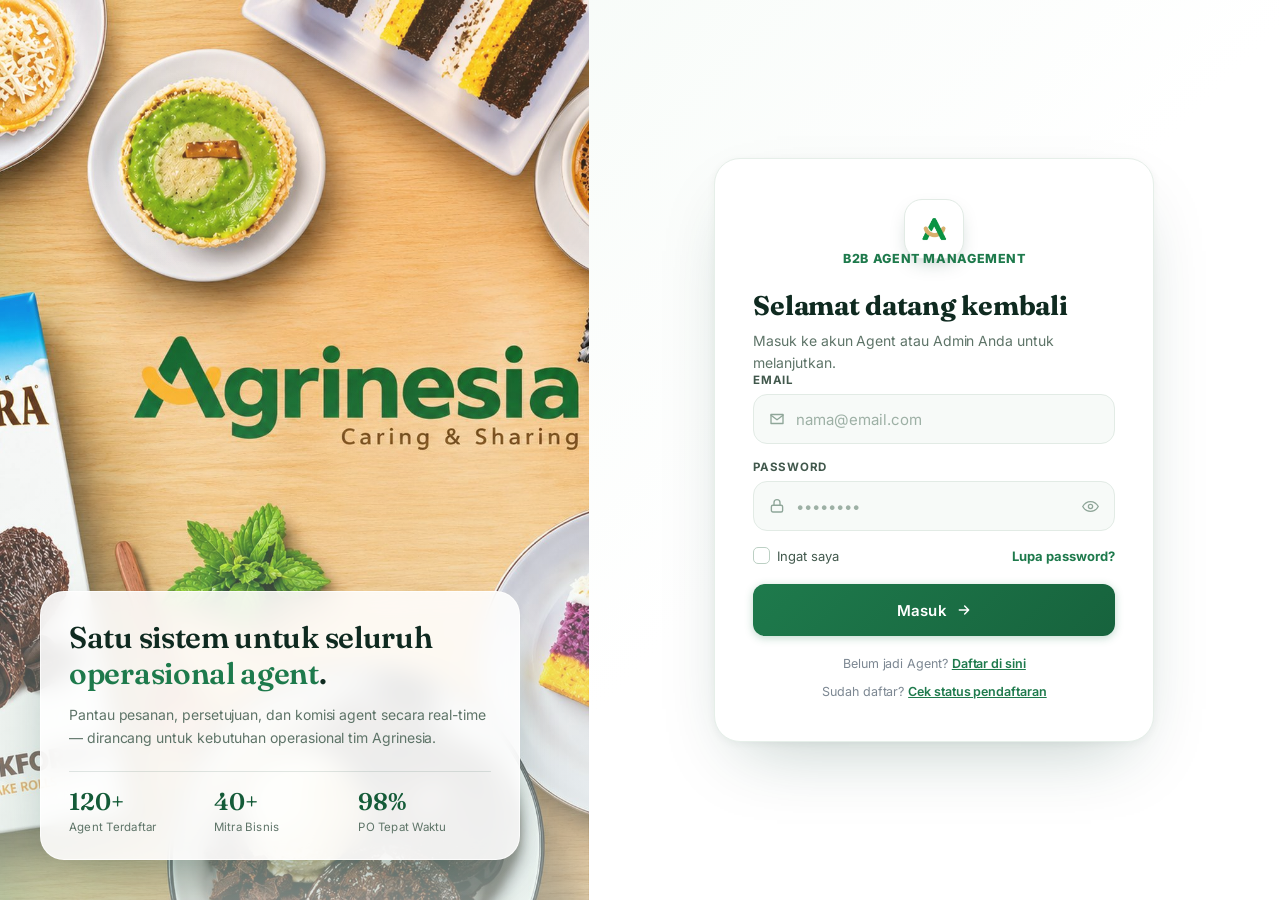
<file: index (11).html>
<!DOCTYPE html>
<html>
<head>
  <base target="_top">
  <meta charset="utf-8">
  <!-- ===== KONFIGURASI MIGRASI (SATU-SATUNYA yang perlu diedit) =====
       Isi dengan URL Deployment "Web app" Apps Script (berakhiran /exec). -->
  <script>window.GAS_EXEC_URL = 'https://script.google.com/macros/s/AKfycbxRkiI9B1tSodXDnVRtnJkcqc5p-ztbiRlnMrvUMZPodGlNDrGGuFwlxMnskm2GI7vh/exec';</script>
  <!-- ===== PWA ===== -->
  <link rel="manifest" href="manifest.json?v=1791325140">
  <link rel="icon" type="image/png" href="icon-192.png">
  <link rel="apple-touch-icon" href="icon-192.png">
  <meta name="mobile-web-app-capable" content="yes">
  <meta name="apple-mobile-web-app-capable" content="yes">
  <meta name="apple-mobile-web-app-title" content="Agrinesia B2B">
  <meta name="apple-mobile-web-app-status-bar-style" content="black-translucent">
  <link rel="preconnect" href="https://script.google.com" crossorigin>
  <link rel="preconnect" href="https://script.googleusercontent.com" crossorigin>
  <title>Agrinesia B2B Agent Management</title>
  <!-- Icon <link> tag, manifest.json (PWA) DIHAPUS di versi GAS ini: Apps Script Web App
       di-render dalam iframe sandbox (script.googleusercontent.com), jadi <link rel="icon">
       biasa diabaikan Apps Script (favicon harus lewat setFaviconUrl() di doGet(), lihat
       Code.gs -> getFaviconUrl_()) dan manifest.json/"Add to Home Screen" PWA tidak berfungsi
       andal di konteks iframe ini — sama seperti Service Worker (lihat catatan di akhir
       file ini). -->
  <meta name="theme-color" content="#0B3D2E">
  <meta name="viewport" content="width=device-width, initial-scale=1, maximum-scale=1, user-scalable=no, viewport-fit=cover">

  <style>
    html,body{margin:0;}
    /* ===== FIX FOUC (Flash Of Unstyled Content) =====
       BUG NYATA yang dilaporkan user (video + screenshot): sesaat setelah app dibuka,
       sempat KELIHATAN halaman mentah tanpa styling sama sekali — background hitam/putih
       polos, SVG logo tampil sebagai kotak-kotak besar mentah (belum di-resize lewat CSS),
       teks tanpa warna/format. Ini muncul justru SEBAGAI AKIBAT dari fix performa
       sebelumnya: Stylesheet.html diubah dari XHR SINKRON (membekukan thread sampai CSS
       siap, tapi karena itu juga menjamin CSS SUDAH ada sebelum body sempat digambar) jadi
       fetch ASYNC (tidak membekukan thread — bagus untuk performa — tapi ada jeda singkat
       di mana body SUDAH ada di DOM namun CSS BELUM selesai di-apply, dan jeda itulah yang
       kelihatan sebagai "flash" konten mentah tsb).
       FIX: <body> disembunyikan (visibility:hidden, BUKAN display:none — supaya browser
       tetap sempat menghitung layout & tidak menunda hal lain) lewat rule inline SESINGKAT
       ini, SEBELUM apa pun lain di <head> dieksekusi. Begitu Stylesheet.html selesai
       di-apply (lihat loadStylesheetAsync_ di bawah), class ini dilepas lagi dari <html> dan
       body baru benar-benar terlihat — jadi user tidak pernah melihat versi tanpa-style,
       TANPA harus membekukan thread seperti sebelumnya. Ada juga fallback timeout (lihat
       script di bawah) supaya body tetap dimunculkan walau CSS gagal total dimuat, daripada
       user terjebak lihat layar kosong selamanya. */
    /* Rule ag-preload (sembunyikan body sampai CSS async selesai) DIHAPUS di versi GAS
       ini: karena Stylesheet.html sekarang disuntik server-side lewat include() SEBELUM
       HTML dikirim ke browser, CSS sudah pasti terpasang sebelum body sempat dirender
       sama sekali — FOUC guard manual jadi tidak diperlukan lagi. */
    /* ===== FIX FLASH LOGIN SAAT RELOAD =====
       Class ag-has-session diset SINKRON oleh script kecil tepat di bawah, SEBELUM body
       sempat diparse/dirender — berdasarkan token yang sudah ada di localStorage, TANPA
       menunggu JavaScript.html (10rb+ baris, dimuat ASYNC lewat fetch) selesai dijalankan.
       Tanpa gate ini, #loginScreen (default visible di Stylesheet.html, tidak ada
       display:none bawaan) sempat kelihatan dulu sesaat sebelum bootApp() di
       JavaScript.html akhirnya menyembunyikannya — itulah "flash" Login yang dilaporkan.
       !important dipakai karena appShell/loginScreen juga diatur lewat inline style oleh
       bootApp()/handleLogout() belakangan; begitu JavaScript.html jalan, class ini
       dilepas/dipasang ulang oleh handleLogin()/handleLogout() supaya kembali dikontrol
       JS seperti biasa. */
    html.ag-has-session #loginScreen{ display:none !important; }
    html.ag-has-session #appShell{ display:flex !important; }
    /* ===== FIX BUG NYATA ("sekilas kelihatan shell KOSONG/DEFAULT sebelum berubah ke
       tampilan yang benar" — video: avatar "?", judul "Dashboard" statis, topbar BUKAN
       gaya Agent, bottom-nav kosong, lalu sekejap kemudian berubah jadi tampilan Agent
       yang benar) =====
       AKAR MASALAH: rule ag-has-session di atas membuat #appShell langsung display:flex
       HANYA berdasarkan localStorage token ADA atau tidak — TANPA menunggu bootApp() di
       JavaScript.html (yang baru selesai di-fetch ASYNC beberapa saat kemudian) benar2
       mengisi avatar/nama/role asli, menjalankan applyAgentTopbarLayout_(), renderSidebar(),
       renderBottomNav(), dan showPage(). Akibatnya #appShell sempat kelihatan dengan ISI
       DEFAULT APA ADANYA dari markup statis index.html (avatar "?", title "Dashboard",
       topbar generik, bottom-nav kosong) selama jeda fetch+eksekusi JavaScript.html itu —
       itulah yang terlihat sebagai "menu/tampilan lain" berkedip sebelum tampilan asli
       muncul.
       FIX: shell-nya sendiri BOLEH tetap langsung tampil (mencegah flash ke Login screen,
       tujuan awal gate ini), tapi KONTENNYA (sidebar, topbar, main content, bottom nav)
       disembunyikan dulu (visibility:hidden, bukan display:none — supaya layout & ukuran
       tetap terhitung, tidak ada reflow/jeda tambahan saat akhirnya ditampilkan) sampai
       class 'ag-app-ready' dipasang oleh bootApp() SETELAH SEMUA pengisian konten selesai
       (lihat baris terakhir bootApp() di JavaScript.html). Body tetap boleh backgroundnya
       kelihatan (biar tidak terasa "blank"/patah), tapi konten shell yang isinya masih
       default/salah tidak pernah sempat ter-paint ke layar. */
    html.ag-has-session:not(.ag-app-ready) #appShell > *{ visibility:hidden; }
  </style>
  <script>
    // Cek session SINKRON, sebelum apa pun lain (termasuk fetch CSS) dimulai.
    (function(){
      try{
        if(localStorage.getItem('ag_token') && localStorage.getItem('ag_user')){
          document.documentElement.classList.add('ag-has-session');
        }
      }catch(e){}
    })();
  </script>
  <!-- ===== "Add to Home Screen" (Android/Chrome + iOS/Safari) =====
       Apps Script tidak bisa menyajikan manifest.json / service-worker.js sebagai
       file statis di scope yang tepat, jadi Chrome TIDAK akan memunculkan prompt
       "Install App" otomatis. Meta tag di bawah ini membuat hasil "Add to Home
       Screen" manual (dari menu ⋮ Chrome) tampil sebagai app fullscreen (tanpa
       address bar), dengan icon & warna status bar yang sesuai brand. -->
  <meta name="mobile-web-app-capable" content="yes">
  <meta name="apple-mobile-web-app-capable" content="yes">
  <meta name="apple-mobile-web-app-status-bar-style" content="black-translucent">
  <meta name="apple-mobile-web-app-title" content="B2B Agent">
  <meta name="theme-color" content="#0F4A38">
  <meta name="color-scheme" content="light dark">
  <!-- manifest.json & icon-192.png DIHAPUS dari <link> di sini: file ini sudah tidak
       ada lagi di project GAS (kita full pindah ke GAS, bukan hybrid lagi), jadi kalau
       tetap ditulis di sini browser cuma akan 404 diam-diam di console. Kalau nanti mau
       icon "Add to Home Screen" custom, upload PNG-nya ke Drive (public) dan pasang
       urlnya langsung di <link rel="apple-touch-icon" href="URL_DRIVE_DISINI">. -->

  <!-- ===== PERCEPAT LOADING: preconnect ke domain GAS lebih awal =====
       Dicontek dari app Stock Opname (yang lancar) — memangkas waktu DNS+TLS
       handshake ke domain backend SEBELUM request pertama (login) benar-benar
       ditembakkan, supaya request pertama itu tidak ikut menanggung biaya
       handshake dari nol. -->
  <link rel="preconnect" href="https://script.google.com" crossorigin>
  <link rel="dns-prefetch" href="https://script.google.com">
  <link rel="preconnect" href="https://script.googleusercontent.com" crossorigin>
  <link rel="dns-prefetch" href="https://script.googleusercontent.com">

  <!-- ===== BOOT SPLASH =====
       CSS ini SENGAJA ditaruh inline di <head> (bukan di Stylesheet.html) supaya aktif
       SEBELUM apa pun lain dimuat/di-fetch — inilah layar polos hijau gelap + ikon saja
       yang sempat kelihatan tiap app dibuka dari home screen sebelum halaman Login
       muncul. Sekarang diganti gambar splash yang sudah didesain (splash-screen.png).
       CATATAN: upload file splash-screen.png ke repo GitHub Pages yang sama (folder
       yang sama dengan index.html) — nama file harus persis "splash-screen.png". -->
  <style>
    /* ===== SPLASH CUSTOM (splash-screen.png) — SENGAJA DIMATIKAN =====
       Atas permintaan: splash custom HTML ini sekarang tidak pernah ditampilkan sama
       sekali (display:none permanen, di semua ukuran layar). Yang tampil ke user sekarang
       CUMA splash NATIVE bawaan Android/Chrome (dibangun otomatis dari "icon-512.png" +
       "background_color" di manifest.json) — lihat komentar di manifest.json untuk
       instruksi bikin splash native itu semirip mungkin dengan desain modern kita.
       Div #bootSplash & script pendukungnya di JavaScript.html SENGAJA tidak dihapus
       (biar gampang diaktifkan lagi nanti kalau berubah pikiran) — cukup di-hide di sini. */
    #bootSplash{ display:none !important; }
  </style>
  <!-- Sebelumnya ada mekanisme document.write untuk menulis #bootSplash sedini mungkin
       (supaya nyambung mulus dengan splash native) — sudah tidak relevan lagi sekarang
       karena splash custom-nya di-hide total lewat CSS di atas, jadi bagian itu dilepas. -->
  <script>
    // window.__bootSplashStartTs & document.write div di bawah ini DIBIARKAN ada
    // (walau #bootSplash sekarang di-hide via CSS) supaya kode di JavaScript.html yang
    // mereferensikannya tidak perlu diubah — cukup aman dipanggil meski elemennya
    // tersembunyi. Gampang diaktifkan lagi nanti kalau berubah pikiran.
    window.__bootSplashStartTs = Date.now();
    document.write('<div id="bootSplash"></div>');
  </script>
  <script>
    // Terapkan preferensi Dark Mode SEBELUM CSS/HTML lain dirender, supaya halaman
    // tidak "kedip" terang lalu berubah gelap saat baru dibuka/refresh.
    (function(){
      try{
        if(localStorage.getItem('ag_theme') === 'dark'){
          document.documentElement.setAttribute('data-theme', 'dark');
        }
      }catch(e){}
    })();

    // GAS_EXEC_URL/SO_APP_URL/SO_WEBAPP_URL DIHAPUS: itu cuma dibutuhkan supaya
    // api-bridge.js tahu ke mana harus fetch() saat halaman ini di-hosting di luar
    // domain script.google.com (GitHub Pages). Sekarang halaman ini DI-SERVE
    // LANGSUNG oleh Apps Script sendiri (doGet), jadi google.script.run di
    // JavaScript.html otomatis tersambung ke backend yang sama tanpa perlu URL apa pun.
  </script>

  <!-- Stylesheet.html disuntik langsung oleh Apps Script templating di sini (bukan
       fetch manual lagi seperti versi GitHub Pages) — jadi CSS sudah terpasang
       sebelum body dirender, tidak perlu loader/FOUC-guard/cache-buster apa pun lagi. -->
  <link rel="stylesheet" href="css/style.css?v=1791325140">

</head>
<body>

  <!-- #bootSplash sudah ditulis lebih awal lewat document.write() di <head> (lihat
       komentar di sana) — supaya tidak ada jeda kosong sebelum splash custom muncul.
       Sengaja TIDAK ditulis ulang di sini supaya tidak dobel. -->

  <!-- ===================== LOGIN SCREEN ===================== -->
  <div id="loginScreen" class="login-screen">

    <div class="login-visual">
      <div class="login-visual-copy">
        <h2 class="login-visual-title">Satu sistem untuk seluruh <em>operasional agent</em>.</h2>
        <p class="login-visual-desc">Pantau pesanan, persetujuan, dan komisi agent secara real-time — dirancang untuk kebutuhan operasional tim Agrinesia.</p>
        <div class="login-visual-stats">
          <div>
            <div class="login-visual-stat-num">120+</div>
            <div class="login-visual-stat-label">Agent Terdaftar</div>
          </div>
          <div>
            <div class="login-visual-stat-num">40+</div>
            <div class="login-visual-stat-label">Mitra Bisnis</div>
          </div>
          <div>
            <div class="login-visual-stat-num">98%</div>
            <div class="login-visual-stat-label">PO Tepat Waktu</div>
          </div>
        </div>
      </div>
    </div>

    <div class="login-form-side">
      <div class="login-card">
        <div class="login-logo">
          <span class="logo-mark">
            <img class="brand-mark-img" id="loginLogoImg" alt="Agrinesia">
          </span>
          <span class="login-logo-appname">B2B Agent Management</span>
        </div>
        <h1 class="login-heading">Selamat datang kembali</h1>
        <p class="login-subheading">Masuk ke akun Agent atau Admin Anda untuk melanjutkan.</p>

        <form id="loginForm" onsubmit="handleLogin();return false;">
          <div class="form-group">
            <label for="loginEmail">Email</label>
            <div class="input-with-icon">
              <svg class="field-icon" viewBox="0 0 24 24" fill="none" stroke="currentColor" stroke-width="1.8" stroke-linecap="round" stroke-linejoin="round"><path d="M4 4h16v16H4z" opacity="0"/><path d="M4 6h16v12H4z"/><path d="m4 7 8 6 8-6"/></svg>
              <input type="email" id="loginEmail" placeholder="nama@email.com" autocomplete="username">
            </div>
          </div>
          <div class="form-group">
            <label for="loginPassword">Password</label>
            <div class="input-with-icon">
              <svg class="field-icon" viewBox="0 0 24 24" fill="none" stroke="currentColor" stroke-width="1.8" stroke-linecap="round" stroke-linejoin="round"><rect x="4.5" y="11" width="15" height="9" rx="2"/><path d="M8 11V7.5a4 4 0 0 1 8 0V11"/></svg>
              <input type="password" id="loginPassword" placeholder="••••••••" autocomplete="current-password">
              <button type="button" class="pw-toggle-btn" onclick="togglePasswordVisibility_('loginPassword', this)" tabindex="-1" aria-label="Tampilkan password">
                <svg class="eye-on" viewBox="0 0 24 24" fill="none" stroke="currentColor" stroke-width="1.8" stroke-linecap="round" stroke-linejoin="round"><path d="M1 12s4-7 11-7 11 7 11 7-4 7-11 7-11-7-11-7Z"/><circle cx="12" cy="12" r="3"/></svg>
                <svg class="eye-off" viewBox="0 0 24 24" fill="none" stroke="currentColor" stroke-width="1.8" stroke-linecap="round" stroke-linejoin="round"><path d="M17.94 17.94A10.94 10.94 0 0 1 12 19c-7 0-11-7-11-7a21.4 21.4 0 0 1 5.06-5.94M9.9 4.24A9.12 9.12 0 0 1 12 4c7 0 11 7 11 7a21.5 21.5 0 0 1-2.16 3.19M14.12 14.12a3 3 0 1 1-4.24-4.24"/><path d="M1 1l22 22"/></svg>
              </button>
            </div>
          </div>
          <div class="login-row-between">
            <label class="remember-check">
              <input type="checkbox" id="loginRemember">
              <span>Ingat saya</span>
            </label>
            <button type="button" class="login-forgot-link" onclick="showToast('Silakan hubungi Admin untuk reset password.', 'info')">Lupa password?</button>
          </div>
          <div id="loginError" class="form-error" style="display:none;"></div>
          <button id="loginBtn" type="submit" class="btn btn-primary btn-block login-submit-btn">
            <span>Masuk</span>
            <svg viewBox="0 0 24 24" fill="none" stroke="currentColor" stroke-width="2.2" stroke-linecap="round" stroke-linejoin="round"><path d="M5 12h14M13 6l6 6-6 6"/></svg>
          </button>
        </form>
        <p style="text-align:center;font-size:12.5px;margin-top:20px;color:var(--ag-gray-500);">
          Belum jadi Agent? <a href="#" onclick="openRegChoiceModal();return false;" style="color:var(--ag-green);font-weight:600;">Daftar di sini</a>
        </p>
        <p style="text-align:center;font-size:12.5px;margin-top:6px;color:var(--ag-gray-500);">
          Sudah daftar? <a href="#" onclick="openCsChoiceModal();return false;" style="color:var(--ag-green);font-weight:600;">Cek status pendaftaran</a>
        </p>
      </div>
    </div>
  </div>

  <!-- ===================== AGENT REGISTRATION MODAL ===================== -->
  <div id="registerModal" class="reg-overlay">
    <div class="reg-card">

      <div class="reg-hero">
        <div class="reg-hero-top">
          <div>
            <span class="reg-hero-badge">
              <svg viewBox="0 0 24 24" fill="none" stroke="currentColor" stroke-width="2" stroke-linecap="round" stroke-linejoin="round" width="12" height="12"><path d="M12 22c4.97 0 9-4.03 9-9-4.97 0-9 4.03-9 9Z"/><path d="M12 22C7.03 22 3 17.97 3 13c4.97 0 9 4.03 9 9Z"/><path d="M12 13V2"/></svg>
              Gabung Agrinesia
            </span>
            <h2 class="reg-hero-title">Registrasi Agent B2B</h2>
            <p class="reg-hero-sub">Lengkapi data diri &amp; dokumen Anda untuk mulai berjualan bersama Agrinesia.</p>
          </div>
          <button class="reg-close" onclick="closeRegisterModal()">
            <svg viewBox="0 0 24 24" fill="none" stroke="currentColor" stroke-width="2.4" stroke-linecap="round"><path d="M18 6 6 18M6 6l12 12"/></svg>
          </button>
        </div>
      </div>

     <div class="reg-card-scroll">

      <div class="reg-body">
        <div class="reg-section-title"><span class="reg-section-num">1</span> Data Diri</div>
        <div class="form-group"><label>Nama Lengkap sesuai KTP<span class="required-mark">*</span></label><input id="regFullName" type="text" placeholder="Nama sesuai KTP" oninput="updateRegFormState_()"></div>
        <div class="field-row-2">
          <div class="form-group">
            <label>Email<span class="required-mark">*</span></label>
            <div class="input-with-icon">
              <svg class="field-icon" viewBox="0 0 24 24" fill="none" stroke="currentColor" stroke-width="1.8" stroke-linecap="round" stroke-linejoin="round"><path d="M4 6h16v12H4z"/><path d="m4 7 8 6 8-6"/></svg>
              <input id="regEmail" type="email" placeholder="nama@email.com" oninput="updateRegFormState_()">
            </div>
          </div>
          <div class="form-group">
            <label>No. Telepon / WhatsApp<span class="required-mark">*</span></label>
            <div class="input-with-icon">
              <svg class="field-icon" viewBox="0 0 24 24" fill="none" stroke="currentColor" stroke-width="1.8" stroke-linecap="round" stroke-linejoin="round"><path d="M22 16.92v3a2 2 0 0 1-2.18 2 19.79 19.79 0 0 1-8.63-3.07 19.5 19.5 0 0 1-6-6 19.79 19.79 0 0 1-3.07-8.67A2 2 0 0 1 4.11 2h3a2 2 0 0 1 2 1.72c.127.96.362 1.903.7 2.81a2 2 0 0 1-.45 2.11L8.09 9.91a16 16 0 0 0 6 6l1.27-1.27a2 2 0 0 1 2.11-.45c.907.338 1.85.573 2.81.7A2 2 0 0 1 22 16.92z"/></svg>
              <input id="regPhone" type="text" inputmode="numeric" maxlength="15" placeholder="08xxxxxxxxxx" oninput="this.value=this.value.replace(/[^0-9]/g,'').slice(0,15);updateRegFormState_();">
            </div>
          </div>
        </div>
        <div class="form-group">
          <label>Nomor KTP<span class="required-mark">*</span></label>
          <div class="input-with-icon">
            <svg class="field-icon" viewBox="0 0 24 24" fill="none" stroke="currentColor" stroke-width="1.8" stroke-linecap="round" stroke-linejoin="round"><rect x="2.5" y="5" width="19" height="14" rx="2.4"/><circle cx="8" cy="12" r="2.1"/><path d="M13 10h6M13 14h4"/></svg>
            <input id="regKTPNumber" type="text" inputmode="numeric" maxlength="16" placeholder="16 digit NIK" oninput="this.value=this.value.replace(/[^0-9]/g,'').slice(0,16);updateKTPHint_();updateRegFormState_();">
          </div>
          <div class="field-hint" id="regKTPHint">0/16 digit</div>
        </div>
        <div class="form-group"><label>Alamat sesuai KTP<span class="required-mark">*</span></label><textarea id="regAddress" rows="2" placeholder="Alamat lengkap" oninput="updateRegFormState_()"></textarea></div>
        <div class="form-group">
          <label>Area Pendaftaran<span class="required-mark">*</span></label>
          <div class="input-with-icon">
            <svg class="field-icon" viewBox="0 0 24 24" fill="none" stroke="currentColor" stroke-width="1.8" stroke-linecap="round" stroke-linejoin="round"><path d="M20 10c0 6-8 12-8 12s-8-6-8-12a8 8 0 0 1 16 0Z"/><circle cx="12" cy="10" r="3"/></svg>
            <select id="regArea" onchange="updateRegFormState_()">
              <option value="">Memuat daftar area...</option>
            </select>
          </div>
          <div class="field-hint">Area asal Anda mendaftar — untuk keperluan pemantauan internal, tidak membatasi Area Pemesanan.</div>
        </div>

        <div class="reg-section-title"><span class="reg-section-num">2</span> <span>Upload Dokumen<span class="required-mark">*</span></span></div>
        <div class="doc-grid" id="regDocGrid">
          <!-- doc tiles injected by initRegisterDocTiles() -->
        </div>

        <div id="regError" class="form-error" style="display:none;"></div>
      </div>

      <div class="reg-footer">
        <button class="btn btn-ghost" onclick="closeRegisterModal()">Batal</button>
        <button class="btn btn-primary" id="regSubmitBtn" onclick="submitAgentRegistration()" disabled>Kirim Registrasi</button>
      </div>
     </div>
    </div>
  </div>

  <!-- ===================== INTERNAL AGRINESIA REGISTRATION MODAL ===================== -->
  <div id="intRegisterModal" class="reg-overlay">
    <div class="reg-card">
      <div class="reg-hero">
        <div class="reg-hero-top">
          <div>
            <span class="reg-hero-badge">Gabung Agrinesia</span>
            <h2 class="reg-hero-title">Registrasi Internal Agrinesia</h2>
            <p class="reg-hero-sub">Khusus karyawan Agrinesia. Lengkapi data diri &amp; upload ID Card Karyawan Anda.</p>
          </div>
          <button class="reg-close" onclick="closeInternalRegisterModal()">
            <svg viewBox="0 0 24 24" fill="none" stroke="currentColor" stroke-width="2.4" stroke-linecap="round"><path d="M18 6 6 18M6 6l12 12"/></svg>
          </button>
        </div>
      </div>
      <div class="reg-card-scroll">
        <div class="reg-body">
          <div class="reg-section-title"><span class="reg-section-num">1</span> Data Karyawan</div>
          <div class="form-group"><label>Nama Lengkap<span class="required-mark">*</span></label><input id="intFullName" type="text" placeholder="Nama lengkap karyawan" oninput="updateIntRegFormState_()"></div>
          <div class="field-row-2">
            <div class="form-group"><label>NIK Karyawan<span class="required-mark">*</span></label><input id="intNik" type="text" inputmode="numeric" maxlength="10" placeholder="10 digit angka" oninput="this.value=this.value.replace(/[^0-9]/g,'').slice(0,10);document.getElementById('intNikHint').textContent=this.value.length+'/10 digit';updateIntRegFormState_()"><div class="field-hint" id="intNikHint">0/10 digit</div></div>
            <div class="form-group"><label>Departemen / Divisi<span class="required-mark">*</span></label><select id="intDept" onchange="updateIntRegFormState_()"><option value="">Memuat daftar departemen...</option></select></div>
          </div>
          <div class="field-row-2">
            <div class="form-group"><label>Email<span class="required-mark">*</span></label><input id="intEmail" type="email" placeholder="nama@email.com" oninput="updateIntRegFormState_()"></div>
            <div class="form-group"><label>No. Telepon / WhatsApp<span class="required-mark">*</span></label><input id="intPhone" type="text" inputmode="numeric" maxlength="15" placeholder="08xxxxxxxxxx" oninput="this.value=this.value.replace(/[^0-9]/g,'').slice(0,15);updateIntRegFormState_();"></div>
          </div>
          <div class="form-group"><label>Alamat Karyawan<span class="required-mark">*</span></label><textarea id="intAddress" rows="2" placeholder="Alamat lengkap" oninput="updateIntRegFormState_()"></textarea></div>
          <div class="form-group">
            <label>Site<span class="required-mark">*</span></label>
            <select id="intSite" onchange="updateIntRegFormState_()"><option value="">Memuat daftar site...</option></select>
            <div class="field-hint">Site/lokasi kerja Anda. Dipakai untuk alamat pada Surat Penawaran &amp; MOU.</div>
          </div>
          <div class="reg-section-title"><span class="reg-section-num">2</span> <span>Upload ID Card Karyawan<span class="required-mark">*</span></span></div>
          <div class="doc-grid" id="intDocGrid"></div>
          <div id="intRegError" class="form-error" style="display:none;"></div>
        </div>
        <div class="reg-footer">
          <button class="btn btn-ghost" onclick="closeInternalRegisterModal()">Batal</button>
          <button class="btn btn-primary" id="intRegSubmitBtn" onclick="submitInternalRegistration()" disabled>Kirim Registrasi</button>
        </div>
      </div>
    </div>
  </div>

  <!-- ===================== REGISTRATION SUBMIT SPLASH ===================== -->
  <!-- Ditampilkan selama submitAgentRegistration() memproses (upload dokumen + simpan
       data ke backend), supaya user tidak melihat layar diam saat proses berjalan. -->
  <div id="regSubmitOverlay" class="reg-submit-overlay">
    <div class="reg-submit-card">
      <div class="reg-submit-logo">
        <img class="brand-mark-img" id="regSubmitLogoImg" alt="Agrinesia">
      </div>
      <div class="reg-submit-text">Mengirim registrasi<span class="reg-submit-dot">.</span><span class="reg-submit-dot">.</span><span class="reg-submit-dot">.</span></div>
      <div class="reg-submit-sub">Mengunggah dokumen &amp; menyimpan data Anda</div>
    </div>
  </div>

  <!-- ===================== REGISTRATION SUCCESS POPUP ===================== -->
  <div id="regSuccessOverlay" class="success-overlay">
    <div class="success-card">
      <div class="success-check">
        <svg viewBox="0 0 24 24" fill="none" stroke="currentColor" stroke-width="2.6" stroke-linecap="round" stroke-linejoin="round"><path d="M20 6 9 17l-5-5"/></svg>
      </div>
      <h3 class="success-title">Registrasi Terkirim!</h3>
      <p class="success-message" id="regSuccessMessage">Terima kasih, data Anda sudah kami terima dan sedang direview oleh tim kami.</p>
      <button class="btn btn-primary" onclick="closeRegisterSuccess()">Oke, Mengerti</button>
    </div>
  </div>

  <!-- ===================== CEK STATUS PENDAFTARAN (tanpa login) ===================== -->
  <!-- Agent yang belum di-APPROVE tidak punya akun login sama sekali, jadi kalau registrasinya
       DITOLAK, satu-satunya jalan resmi untuk memperbaiki dokumen & ajukan ulang adalah lewat
       sini — verifikasi identitas pakai Email + Nomor KTP (bukan token/login), lalu tampilkan
       status + dokumen yang bisa diganti kalau REJECTED. Logic & rendering ada di JavaScript.html
       (openCheckStatusModal / renderCheckStatusResult_ dst). -->
  <div id="checkStatusModal" class="reg-overlay">
    <div class="reg-card" style="max-width:480px;">
      <div class="reg-hero">
        <div class="reg-hero-top">
          <div>
            <span class="reg-hero-badge">
              <svg viewBox="0 0 24 24" fill="none" stroke="currentColor" stroke-width="2" stroke-linecap="round" stroke-linejoin="round" width="12" height="12"><circle cx="12" cy="12" r="9"/><path d="M12 8v4l3 2"/></svg>
              Cek Status
            </span>
            <h2 class="reg-hero-title" id="csHeroTitle">Status Pendaftaran Agent</h2>
            <p class="reg-hero-sub" id="csHeroSub">Masukkan Email &amp; Nomor KTP yang Anda pakai saat mendaftar.</p>
          </div>
          <button class="reg-close" onclick="closeCheckStatusModal()">
            <svg viewBox="0 0 24 24" fill="none" stroke="currentColor" stroke-width="2.4" stroke-linecap="round"><path d="M18 6 6 18M6 6l12 12"/></svg>
          </button>
        </div>
      </div>
      <div class="reg-card-scroll">
        <div class="reg-body" id="checkStatusBody">
          <div class="form-group">
            <label>Email<span class="required-mark">*</span></label>
            <input id="csEmail" type="email" placeholder="nama@email.com">
          </div>
          <div class="form-group">
            <label id="csKTPLabel">Nomor KTP<span class="required-mark">*</span></label>
            <input id="csKTP" type="text" placeholder="16 digit Nomor KTP">
          </div>
          <div id="csError" class="form-error" style="display:none;"></div>
        </div>
      </div>
      <div class="reg-footer">
        <button class="btn btn-ghost" onclick="closeCheckStatusModal()">Tutup</button>
        <button class="btn btn-primary" id="csSubmitBtn" onclick="submitCheckStatus_()">Cek Status</button>
      </div>
    </div>
  </div>

<!-- =====================================================================
     TAMBAHAN INDEX.HTML — EMPLOYEE BENEFIT (Tahap 2)
     Tempel SELURUH blok ini TEPAT SEBELUM baris "APP SHELL"
     (yaitu setelah penutup modal #checkStatusModal yang sudah ada).
     Tidak ada satupun elemen lama yang diubah — ini murni tambahan baru.
     ===================================================================== -->

<!-- ===================== PILIH JENIS PENDAFTARAN ===================== -->
<!-- Dibuka dari link "Daftar di sini" di login screen (ganti onclick-nya, lihat
     PATCH_LOGIN_SCREEN di bawah). Menampilkan 2 pilihan: Agent B2B / Employee Benefit. -->
<div id="regChoiceModal" class="reg-overlay">
  <div class="reg-card" style="max-width:820px;">
    <div class="reg-hero">
      <div class="reg-hero-top">
        <div>
          <span class="reg-hero-badge">
            <svg viewBox="0 0 24 24" fill="none" stroke="currentColor" stroke-width="2" stroke-linecap="round" stroke-linejoin="round" width="12" height="12"><path d="M12 22c4.97 0 9-4.03 9-9-4.97 0-9 4.03-9 9Z"/><path d="M12 22C7.03 22 3 17.97 3 13c4.97 0 9 4.03 9 9Z"/><path d="M12 13V2"/></svg>
            Gabung Agrinesia
          </span>
          <h2 class="reg-hero-title">Daftar Sebagai...</h2>
          <p class="reg-hero-sub">Pilih jenis pendaftaran yang sesuai dengan kebutuhan Anda.</p>
        </div>
        <button class="reg-close" onclick="closeRegChoiceModal()">
          <svg viewBox="0 0 24 24" fill="none" stroke="currentColor" stroke-width="2.4" stroke-linecap="round"><path d="M18 6 6 18M6 6l12 12"/></svg>
        </button>
      </div>
    </div>
    <div class="reg-card-scroll">
      <div class="reg-body" style="padding-top:20px;">
        <div class="reg-choice-grid reg-choice-grid--3">
          <button type="button" class="reg-choice-card reg-choice-card--green" onclick="closeRegChoiceModal();openRegisterModal();">
            <span class="reg-choice-icon">
              <svg width="22" height="22" viewBox="0 0 24 24" fill="none" stroke="currentColor" stroke-width="1.8" stroke-linecap="round" stroke-linejoin="round"><path d="M16 21v-2a4 4 0 0 0-4-4H6a4 4 0 0 0-4 4v2"/><circle cx="9" cy="7" r="4"/><path d="M22 21v-2a4 4 0 0 0-3-3.87"/><path d="M16 3.13a4 4 0 0 1 0 7.75"/></svg>
            </span>
            <span class="reg-choice-title">Agent B2B</span>
            <span class="reg-choice-desc">Daftar sebagai mitra penjual produk Agrinesia (PO, komisi, katalog).</span>
            <span class="reg-choice-arrow">
              <svg width="18" height="18" viewBox="0 0 24 24" fill="none" stroke="currentColor" stroke-width="2.2" stroke-linecap="round" stroke-linejoin="round"><path d="M5 12h14M13 6l6 6-6 6"/></svg>
            </span>
          </button>
          <button type="button" class="reg-choice-card reg-choice-card--blue" onclick="closeRegChoiceModal();openEbRegisterModal();">
            <span class="reg-choice-icon">
              <svg width="22" height="22" viewBox="0 0 24 24" fill="none" stroke="currentColor" stroke-width="1.8" stroke-linecap="round" stroke-linejoin="round"><rect x="2" y="7" width="20" height="14" rx="2"/><path d="M16 21V5a2 2 0 0 0-2-2h-4a2 2 0 0 0-2 2v16"/></svg>
            </span>
            <span class="reg-choice-title">Employee Benefit</span>
            <span class="reg-choice-desc">Daftar sebagai karyawan perusahaan mitra untuk menikmati potongan belanja.</span>
            <span class="reg-choice-arrow">
              <svg width="18" height="18" viewBox="0 0 24 24" fill="none" stroke="currentColor" stroke-width="2.2" stroke-linecap="round" stroke-linejoin="round"><path d="M5 12h14M13 6l6 6-6 6"/></svg>
            </span>
          </button>
          <button type="button" class="reg-choice-card reg-choice-card--amber" onclick="closeRegChoiceModal();openInternalRegisterModal();">
            <span class="reg-choice-icon"><svg width="22" height="22" viewBox="0 0 24 24" fill="none" stroke="currentColor" stroke-width="1.8" stroke-linecap="round" stroke-linejoin="round"><path d="M3 21h18"/><path d="M5 21V7l7-4 7 4v14"/><path d="M9 9h1M14 9h1M9 13h1M14 13h1M10 21v-4h4v4"/></svg></span>
            <span class="reg-choice-title">Internal Agrinesia</span>
            <span class="reg-choice-desc">Daftar sebagai karyawan Agrinesia (PO, komisi via payroll, katalog).</span>
            <span class="reg-choice-arrow"><svg width="18" height="18" viewBox="0 0 24 24" fill="none" stroke="currentColor" stroke-width="2.2" stroke-linecap="round" stroke-linejoin="round"><path d="M5 12h14M13 6l6 6-6 6"/></svg></span>
          </button>
        </div>
      </div>
    </div>
  </div>
</div>

<!-- ===================== PILIH JENIS CEK STATUS ===================== -->
<div id="csChoiceModal" class="reg-overlay">
  <div class="reg-card" style="max-width:820px;">
    <div class="reg-hero">
      <div class="reg-hero-top">
        <div>
          <span class="reg-hero-badge">
            <svg viewBox="0 0 24 24" fill="none" stroke="currentColor" stroke-width="2" stroke-linecap="round" stroke-linejoin="round" width="12" height="12"><circle cx="12" cy="12" r="9"/><path d="M12 8v4l3 2"/></svg>
            Cek Status
          </span>
          <h2 class="reg-hero-title">Cek Status Pendaftaran</h2>
          <p class="reg-hero-sub">Pilih jenis pendaftaran yang ingin Anda cek statusnya.</p>
        </div>
        <button class="reg-close" onclick="closeCsChoiceModal()">
          <svg viewBox="0 0 24 24" fill="none" stroke="currentColor" stroke-width="2.4" stroke-linecap="round"><path d="M18 6 6 18M6 6l12 12"/></svg>
        </button>
      </div>
    </div>
    <div class="reg-card-scroll">
      <div class="reg-body" style="padding-top:20px;">
        <div class="reg-choice-grid reg-choice-grid--3">
          <button type="button" class="reg-choice-card reg-choice-card--green" onclick="closeCsChoiceModal();openCheckStatusModal();">
            <span class="reg-choice-icon">
              <svg width="22" height="22" viewBox="0 0 24 24" fill="none" stroke="currentColor" stroke-width="1.8" stroke-linecap="round" stroke-linejoin="round"><path d="M16 21v-2a4 4 0 0 0-4-4H6a4 4 0 0 0-4 4v2"/><circle cx="9" cy="7" r="4"/><path d="M22 21v-2a4 4 0 0 0-3-3.87"/><path d="M16 3.13a4 4 0 0 1 0 7.75"/></svg>
            </span>
            <span class="reg-choice-title">Agent B2B</span>
            <span class="reg-choice-desc">Cek status pendaftaran Agent memakai Email &amp; Nomor KTP.</span>
            <span class="reg-choice-arrow">
              <svg width="18" height="18" viewBox="0 0 24 24" fill="none" stroke="currentColor" stroke-width="2.2" stroke-linecap="round" stroke-linejoin="round"><path d="M5 12h14M13 6l6 6-6 6"/></svg>
            </span>
          </button>
          <button type="button" class="reg-choice-card reg-choice-card--blue" onclick="closeCsChoiceModal();openEbCheckStatusModal();">
            <span class="reg-choice-icon">
              <svg width="22" height="22" viewBox="0 0 24 24" fill="none" stroke="currentColor" stroke-width="1.8" stroke-linecap="round" stroke-linejoin="round"><rect x="2" y="7" width="20" height="14" rx="2"/><path d="M16 21V5a2 2 0 0 0-2-2h-4a2 2 0 0 0-2 2v16"/></svg>
            </span>
            <span class="reg-choice-title">Employee Benefit</span>
            <span class="reg-choice-desc">Cek status pendaftaran Employee Benefit cukup pakai Nomor ID Card.</span>
            <span class="reg-choice-arrow">
              <svg width="18" height="18" viewBox="0 0 24 24" fill="none" stroke="currentColor" stroke-width="2.2" stroke-linecap="round" stroke-linejoin="round"><path d="M5 12h14M13 6l6 6-6 6"/></svg>
            </span>
          </button>
          <button type="button" class="reg-choice-card reg-choice-card--amber" onclick="closeCsChoiceModal();openIntCheckStatusModal();">
            <span class="reg-choice-icon"><svg width="22" height="22" viewBox="0 0 24 24" fill="none" stroke="currentColor" stroke-width="1.8" stroke-linecap="round" stroke-linejoin="round"><path d="M3 21h18"/><path d="M5 21V7l7-4 7 4v14"/><path d="M9 9h1M14 9h1M9 13h1M14 13h1M10 21v-4h4v4"/></svg></span>
            <span class="reg-choice-title">Internal Agrinesia</span>
            <span class="reg-choice-desc">Cek status pendaftaran Internal Agrinesia memakai Email &amp; NIK Karyawan (10 digit).</span>
            <span class="reg-choice-arrow"><svg width="18" height="18" viewBox="0 0 24 24" fill="none" stroke="currentColor" stroke-width="2.2" stroke-linecap="round" stroke-linejoin="round"><path d="M5 12h14M13 6l6 6-6 6"/></svg></span>
          </button>
        </div>
      </div>
    </div>
  </div>
</div>

<!-- ===================== EMPLOYEE BENEFIT REGISTRATION MODAL ===================== -->
<div id="ebRegisterModal" class="reg-overlay">
  <div class="reg-card">
    <div class="reg-hero">
      <div class="reg-hero-top">
        <div>
          <span class="reg-hero-badge">
            <svg viewBox="0 0 24 24" fill="none" stroke="currentColor" stroke-width="2" stroke-linecap="round" stroke-linejoin="round" width="12" height="12"><rect x="2" y="7" width="20" height="14" rx="2"/><path d="M16 21V5a2 2 0 0 0-2-2h-4a2 2 0 0 0-2 2v16"/></svg>
            Gabung Agrinesia
          </span>
          <h2 class="reg-hero-title">Registrasi Employee Benefit</h2>
          <p class="reg-hero-sub">Lengkapi data diri &amp; dokumen Anda untuk menikmati benefit belanja karyawan.</p>
        </div>
        <button class="reg-close" onclick="closeEbRegisterModal()">
          <svg viewBox="0 0 24 24" fill="none" stroke="currentColor" stroke-width="2.4" stroke-linecap="round"><path d="M18 6 6 18M6 6l12 12"/></svg>
        </button>
      </div>
    </div>

    <div class="reg-card-scroll">
      <div class="reg-body">
        <div class="reg-section-title"><span class="reg-section-num">1</span> Data Diri</div>

        <div class="form-group"><label>Nama Lengkap<span class="required-mark">*</span></label><input id="ebRegFullName" type="text" placeholder="Nama sesuai KTP" oninput="updateEbRegFormState_()"></div>

        <div class="field-row-2">
          <div class="form-group">
            <label>Email<span class="required-mark">*</span></label>
            <div class="input-with-icon">
              <svg class="field-icon" viewBox="0 0 24 24" fill="none" stroke="currentColor" stroke-width="1.8" stroke-linecap="round" stroke-linejoin="round"><path d="M4 6h16v12H4z"/><path d="m4 7 8 6 8-6"/></svg>
              <input id="ebRegEmail" type="email" placeholder="nama@email.com" oninput="updateEbRegFormState_()">
            </div>
          </div>
          <div class="form-group">
            <label>No. Telepon / WhatsApp</label>
            <div class="input-with-icon">
              <svg class="field-icon" viewBox="0 0 24 24" fill="none" stroke="currentColor" stroke-width="1.8" stroke-linecap="round" stroke-linejoin="round"><path d="M22 16.92v3a2 2 0 0 1-2.18 2 19.79 19.79 0 0 1-8.63-3.07 19.5 19.5 0 0 1-6-6 19.79 19.79 0 0 1-3.07-8.67A2 2 0 0 1 4.11 2h3a2 2 0 0 1 2 1.72c.127.96.362 1.903.7 2.81a2 2 0 0 1-.45 2.11L8.09 9.91a16 16 0 0 0 6 6l1.27-1.27a2 2 0 0 1 2.11-.45c.907.338 1.85.573 2.81.7A2 2 0 0 1 22 16.92z"/></svg>
              <input id="ebRegPhone" type="text" inputmode="numeric" maxlength="15" placeholder="08xxxxxxxxxx" oninput="this.value=this.value.replace(/[^0-9]/g,'').slice(0,15);updateEbRegFormState_();">
            </div>
          </div>
        </div>

        <div class="form-group">
          <label>Nomor ID Card Karyawan<span class="required-mark">*</span></label>
          <div class="input-with-icon">
            <svg class="field-icon" viewBox="0 0 24 24" fill="none" stroke="currentColor" stroke-width="1.8" stroke-linecap="round" stroke-linejoin="round"><rect x="2.5" y="5" width="19" height="14" rx="2.4"/><circle cx="8" cy="12" r="2.1"/><path d="M13 10h6M13 14h4"/></svg>
            <input id="ebRegIDCardNumber" type="text" maxlength="30" placeholder="Nomor ID Card sesuai kartu karyawan" oninput="updateEbRegFormState_()">
          </div>
          <div class="field-hint">Nomor ini juga dipakai untuk cek status pendaftaran nanti — simpan baik-baik.</div>
        </div>

        <div class="form-group">
          <label>Perusahaan<span class="required-mark">*</span></label>
          <div class="input-with-icon">
            <svg class="field-icon" viewBox="0 0 24 24" fill="none" stroke="currentColor" stroke-width="1.8" stroke-linecap="round" stroke-linejoin="round"><rect x="3" y="3" width="7" height="9" rx="1.5"/><rect x="14" y="3" width="7" height="5" rx="1.5"/><rect x="14" y="12" width="7" height="9" rx="1.5"/><rect x="3" y="16" width="7" height="5" rx="1.5"/></svg>
            <select id="ebRegCompanyId" onchange="updateEbRegFormState_()">
              <option value="">Memuat daftar perusahaan...</option>
            </select>
          </div>
        </div>

        <div class="reg-section-title"><span class="reg-section-num">2</span> <span>Upload Dokumen<span class="required-mark">*</span></span></div>
        <div class="doc-grid" id="ebRegDocGrid">
          <!-- doc tiles injected by initEbRegisterDocTiles() -->
        </div>

        <div id="ebRegError" class="form-error" style="display:none;"></div>
      </div>

      <div class="reg-footer">
        <button class="btn btn-ghost" onclick="closeEbRegisterModal()">Batal</button>
        <button class="btn btn-primary" id="ebRegSubmitBtn" onclick="submitEbRegistration()" disabled>Kirim Registrasi</button>
      </div>
    </div>
  </div>
</div>

<!-- Splash saat submit (sama pola dengan regSubmitOverlay Agent) -->
<div id="ebRegSubmitOverlay" class="reg-submit-overlay">
  <div class="reg-submit-card">
    <div class="reg-submit-logo"><img class="brand-mark-img" id="ebRegSubmitLogoImg" alt="Agrinesia"></div>
    <div class="reg-submit-text">Mengirim registrasi<span class="reg-submit-dot">.</span><span class="reg-submit-dot">.</span><span class="reg-submit-dot">.</span></div>
    <div class="reg-submit-sub">Mengunggah dokumen &amp; menyimpan data Anda</div>
  </div>
</div>

<!-- Popup sukses (sama pola dengan regSuccessOverlay Agent) -->
<div id="ebRegSuccessOverlay" class="success-overlay">
  <div class="success-card">
    <div class="success-check">
      <svg viewBox="0 0 24 24" fill="none" stroke="currentColor" stroke-width="2.6" stroke-linecap="round" stroke-linejoin="round"><path d="M20 6 9 17l-5-5"/></svg>
    </div>
    <h3 class="success-title">Registrasi Terkirim!</h3>
    <p class="success-message" id="ebRegSuccessMessage">Terima kasih, data Anda sudah kami terima dan sedang direview oleh tim kami.</p>
    <button class="btn btn-primary" onclick="closeEbRegisterSuccess()">Oke, Mengerti</button>
  </div>
</div>

<!-- ===================== EMPLOYEE BENEFIT — CEK STATUS (No. ID Card saja) ===================== -->
<div id="ebCheckStatusModal" class="reg-overlay">
  <div class="reg-card" style="max-width:480px;">
    <div class="reg-hero">
      <div class="reg-hero-top">
        <div>
          <span class="reg-hero-badge">
            <svg viewBox="0 0 24 24" fill="none" stroke="currentColor" stroke-width="2" stroke-linecap="round" stroke-linejoin="round" width="12" height="12"><circle cx="12" cy="12" r="9"/><path d="M12 8v4l3 2"/></svg>
            Cek Status
          </span>
          <h2 class="reg-hero-title">Status Employee Benefit</h2>
          <p class="reg-hero-sub">Masukkan Nomor ID Card yang Anda pakai saat mendaftar.</p>
        </div>
        <button class="reg-close" onclick="closeEbCheckStatusModal()">
          <svg viewBox="0 0 24 24" fill="none" stroke="currentColor" stroke-width="2.4" stroke-linecap="round"><path d="M18 6 6 18M6 6l12 12"/></svg>
        </button>
      </div>
    </div>
    <div class="reg-card-scroll">
      <div class="reg-body" id="ebCheckStatusBody">
        <div class="form-group">
          <label>Nomor ID Card<span class="required-mark">*</span></label>
          <input id="ebCsIDCard" type="text" placeholder="Nomor ID Card Karyawan">
        </div>
        <div id="ebCsError" class="form-error" style="display:none;"></div>
      </div>
    </div>
    <div class="reg-footer">
      <button class="btn btn-ghost" onclick="closeEbCheckStatusModal()">Tutup</button>
      <button class="btn btn-primary" id="ebCsSubmitBtn" onclick="submitEbCheckStatus_()">Cek Status</button>
    </div>
  </div>
</div>

  <!-- ===================== APP SHELL ===================== -->
  <div id="appShell" class="app-shell" style="display:none;">

    <!-- Sidebar -->
    <aside id="sidebar" class="sidebar">
      <div class="sidebar-header">
        <span class="logo-mark small">
          <img class="brand-mark-img" id="sidebarLogoImg" alt="Agrinesia">
        </span>
        <span class="sidebar-title">B2B Agent Management</span>
      </div>


      <nav class="sidebar-nav" id="sidebarNav">
        <!-- menu items injected by renderSidebar() in Javascript.html -->
      </nav>

      <div class="sidebar-footer">
        <button class="btn btn-ghost btn-block sidebar-logout-btn" onclick="confirmLogout()">
          <svg viewBox="0 0 24 24" fill="none" stroke="currentColor" stroke-width="2" stroke-linecap="round" stroke-linejoin="round" width="15" height="15"><path d="M9 21H5a2 2 0 0 1-2-2V5a2 2 0 0 1 2-2h4"/><path d="M16 17l5-5-5-5"/><path d="M21 12H9"/></svg>
          <span>Keluar</span>
        </button>
      </div>
    </aside>

    <!-- Mobile drawer overlay -->
    <div id="drawerOverlay" class="drawer-overlay" onclick="closeMobileDrawer()"></div>

    <!-- Main -->
    <div class="main-area">
      <header class="topbar">
        <button class="icon-btn mobile-only" onclick="openMobileDrawer()">&#9776;</button>
        <button class="icon-btn sidebar-toggle-topbar" id="sidebarToggleTopbar" onclick="toggleSidebar()" title="Buka/Tutup Sidebar">
          <svg viewBox="0 0 24 24" fill="none" stroke="currentColor" stroke-width="1.8" stroke-linecap="round" stroke-linejoin="round" width="17" height="17"><rect x="3" y="4" width="18" height="16" rx="3"/><line x1="9.5" y1="4" x2="9.5" y2="20"/></svg>
        </button>
        <!-- FIX UI TOPBAR MOBILE (khusus role AGENT): blok avatar+nama dipindah jadi anak
             langsung <header class="topbar"> (bukan lagi di dalam .topbar-actions) supaya
             posisinya bisa digeser ke KIRI topbar via CSS `order` khusus mobile (lihat
             .topbar.agent-topbar di Stylesheet.html), meniru referensi desain (avatar+nama+
             ID Agent di kiri, ikon lonceng/tema di kanan). Di DESKTOP tampilan TIDAK berubah
             sama sekali: `order` default menjaga elemen ini tetap di ujung kanan seperti
             semula (lihat blok CSS "order" desktop di Stylesheet.html). Class "agent-topbar"
             pada <header> disetel oleh applyAgentTopbarLayout_() di JavaScript.html
             berdasarkan role SAJA (bukan lebar layar) — pembatasan "hanya mobile" tetap
             lewat media query, sama seperti pola is-profile-link/caret yang sudah ada. -->
        <div class="user-menu" id="userMenu">
          <button class="user-menu-trigger" id="userMenuTrigger" onclick="handleUserTriggerClick_(event)">
            <div class="avatar" id="userAvatar">?</div>
            <div class="user-meta">
              <!-- Baris sapaan "Selamat datang": HANYA tampil di topbar mobile role AGENT
                   (lihat .topbar.agent-topbar .user-greeting di Stylesheet.html). -->
              <div class="user-greeting">Selamat datang</div>
              <div class="user-name" id="userNameLabel">-</div>
              <div class="user-role" id="userRoleLabel">-</div>
              <!-- Baris ID Agent: HANYA tampil di topbar mobile role AGENT (lihat
                   .topbar.agent-topbar .user-agentid di Stylesheet.html). Diisi oleh
                   bootApp() dari STATE.user.agentId. -->
              <div class="user-agentid" id="userAgentIdLabel"></div>
            </div>
            <svg class="user-menu-caret" id="userMenuCaret" viewBox="0 0 24 24" fill="none" stroke="currentColor" stroke-width="2.2" stroke-linecap="round" stroke-linejoin="round" width="14" height="14"><path d="m6 9 6 6 6-6"/></svg>
          </button>
          <div class="user-menu-backdrop" id="userMenuBackdrop" onpointerdown="closeUserMenu()"></div>
          <div class="user-menu-dropdown" id="userMenuDropdown">
            <button class="user-menu-item" onclick="handleUserMenuAction_(event, openChangePasswordModal)">
              <svg viewBox="0 0 24 24" fill="none" stroke="currentColor" stroke-width="1.8" stroke-linecap="round" stroke-linejoin="round" width="16" height="16"><rect x="3" y="11" width="18" height="10" rx="2"/><path d="M7 11V7a5 5 0 0 1 10 0v4"/></svg>
              <span>Ganti Password</span>
            </button>
            <button class="user-menu-item danger" onclick="handleUserMenuAction_(event, confirmLogout)">
              <svg viewBox="0 0 24 24" fill="none" stroke="currentColor" stroke-width="1.8" stroke-linecap="round" stroke-linejoin="round" width="16" height="16"><path d="M9 21H5a2 2 0 0 1-2-2V5a2 2 0 0 1 2-2h4"/><path d="M16 17l5-5-5-5"/><path d="M21 12H9"/></svg>
              <span>Keluar</span>
            </button>
          </div>
        </div>
        <div class="topbar-title-wrap">
          <div class="topbar-title" id="pageTitle">Dashboard</div>
          <div class="topbar-date" id="pageDate"></div>
        </div>
        <div class="topbar-spacer"></div>
        <div class="topbar-actions">
          <button class="icon-btn theme-toggle-btn" id="themeToggleBtn" onclick="toggleDarkTheme_()" title="Ganti Tampilan Gelap/Terang">
            <svg class="theme-icon-moon" viewBox="0 0 24 24" fill="none" stroke="currentColor" stroke-width="2" stroke-linecap="round" stroke-linejoin="round"><path d="M21 12.79A9 9 0 1 1 11.21 3 7 7 0 0 0 21 12.79Z"/></svg>
            <svg class="theme-icon-sun" viewBox="0 0 24 24" fill="none" stroke="currentColor" stroke-width="2" stroke-linecap="round" stroke-linejoin="round"><circle cx="12" cy="12" r="4"/><path d="M12 2v2M12 20v2M4.93 4.93l1.41 1.41M17.66 17.66l1.41 1.41M2 12h2M20 12h2M4.93 19.07l1.41-1.41M17.66 6.34l1.41-1.41"/></svg>
          </button>
          <div class="notif-wrap" id="notifWrap">
            <button class="icon-btn notif-bell-btn" id="notifBellBtn" onclick="toggleNotifDropdown_(event)" title="Notifikasi">
              <span id="notifBadge" class="notif-badge" style="display:none;"></span>
              <svg viewBox="0 0 24 24" fill="none" stroke="currentColor" stroke-width="1.9" stroke-linecap="round" stroke-linejoin="round"><path d="M18 8a6 6 0 0 0-12 0c0 7-3 9-3 9h18s-3-2-3-9"/><path d="M13.73 21a2 2 0 0 1-3.46 0"/></svg>
            </button>
            <!-- FIX TOTAL: backdrop & dropdown notif TIDAK LAGI ditaruh statis di sini.
                 Sebelumnya, walau ditutup, elemen .notif-backdrop/.notif-dropdown tetap ADA di
                 DOM (cuma disembunyikan lewat CSS display:none/opacity), dan selama proses
                 tutup itu (transition, race pointerdown/click) elemen tsb masih bisa
                 "menyalurkan"/menembuskan sentuhan ke tombol lain di baliknya (Ganti Password,
                 Keluar). Sekarang dropdown+backdrop dibangun sebagai PORTAL terpisah langsung
                 ke document.body oleh openNotifDropdown_() dan BENAR-BENAR DIHAPUS dari DOM
                 (bukan cuma disembunyikan) oleh closeNotifDropdown_() — lihat #notifPortalRoot
                 di akhir <body>. Elemen yang tidak ada di DOM tidak mungkin menerima ATAU
                 meneruskan event apapun ke elemen lain, menutup celah tembus itu sepenuhnya. -->
          </div>
          <button class="icon-btn signature-btn" id="mySignatureBtn" onclick="openMySignatureModal()" title="Tanda Tangan Saya" style="display:none;">
            <svg viewBox="0 0 24 24" fill="none" xmlns="http://www.w3.org/2000/svg">
              <path d="M3 20c1.6-3.8 3.4-6.8 5.4-9 2.4-2.6 4-3.4 4.8-2.4.8 1 .1 2.8-2.1 5.4-1.7 2-3 3.1-3.9 3.3-.5.1-.6-.4-.3-1.5.6-2.3 2.4-5.6 5.4-10 2.1-3 3.6-4.4 4.5-4 .9.4.8 2.1-.3 5-1.1 2.9-2 4.5-2.7 4.8-.5.2-.6-.3-.3-1.4" stroke="url(#sigGrad)" stroke-width="1.9" stroke-linecap="round" stroke-linejoin="round"/>
              <path d="M15.5 17.5 21 19" stroke="url(#sigGrad)" stroke-width="1.9" stroke-linecap="round"/>
              <circle cx="21.3" cy="19.3" r="1.15" fill="url(#sigGrad)"/>
              <defs>
                <linearGradient id="sigGrad" x1="3" y1="4" x2="21" y2="20" gradientUnits="userSpaceOnUse">
                  <stop offset="0" stop-color="#22c55e"/>
                  <stop offset="1" stop-color="#0ea5e9"/>
                </linearGradient>
              </defs>
            </svg>
          </button>

          <!-- Tombol Keluar berdiri sendiri di topbar — KHUSUS role AGENT (lihat
               applyAgentTopbarLayout_ di JavaScript.html). Untuk role lain tetap
               tersembunyi dan logout tetap lewat dropdown avatar seperti biasa. -->
          <button class="icon-btn agent-standalone-logout-btn" id="agentStandaloneLogoutBtn" onclick="confirmLogout()" title="Keluar" style="display:none;">
            <svg viewBox="0 0 24 24" fill="none" stroke="currentColor" stroke-width="1.8" stroke-linecap="round" stroke-linejoin="round" width="18" height="18"><path d="M9 21H5a2 2 0 0 1-2-2V5a2 2 0 0 1 2-2h4"/><path d="M16 17l5-5-5-5"/><path d="M21 12H9"/></svg>
          </button>
        </div>
      </header>

      <main class="content" id="content">
        <!-- SPA pages rendered here by showPage() -->
      </main>
    </div>

    <!-- ============ BOTTOM NAV (mobile only, lihat Stylesheet.html) ============ -->
    <nav id="bottomNav" aria-label="Navigasi utama">
      <!-- ikon menu diisi oleh renderBottomNav() di JavaScript.html -->
    </nav>

    <div id="bottomMoreSheetOverlay" class="bottom-more-sheet-overlay" onclick="closeBottomMoreSheet()"></div>
    <div id="bottomMoreSheet" class="bottom-more-sheet">
      <div class="bottom-sheet-handle"></div>
      <div class="bottom-sheet-head">
        <span class="bottom-sheet-title">Menu Lainnya</span>
        <button type="button" class="bottom-sheet-close" onclick="closeBottomMoreSheet()">
          <svg viewBox="0 0 24 24" fill="none" stroke="currentColor" stroke-width="2.4" stroke-linecap="round"><path d="M18 6 6 18M6 6l12 12"/></svg>
        </button>
      </div>
      <nav class="bottom-more-sheet-nav" id="bottomMoreSheetNav"></nav>
    </div>
  </div>

  <!-- ===================== GLOBAL MODAL ROOT ===================== -->
  <div id="modalRoot" class="modal-overlay" onclick="if(event.target===this) closeModal();"></div>

  <!-- ===================== NOTIF DROPDOWN PORTAL ROOT ===================== -->
  <!-- Kosong secara default. Diisi (backdrop + panel) oleh openNotifDropdown_() dan
       DIKOSONGKAN TOTAL oleh closeNotifDropdown_() — lihat JavaScript.html. Ditaruh di
       sini (akhir <body>, sejajar #modalRoot) supaya selalu jadi elemen PALING ATAS
       tanpa terjebak stacking-context topbar/sidebar manapun. -->
  <div id="notifPortalRoot"></div>

  <div id="toastContainer" class="toast-container"></div>

  <!-- api-bridge.js DIHAPUS: google.script.run yang dipakai di JavaScript.html sudah
       jadi API BAWAAN Apps Script begitu halaman ini di-serve lewat doGet(), jadi
       tidak butuh shim/antrian/retry manual lagi (Apps Script sudah menangani
       eksekusi request-nya sendiri). -->

  <!-- JavaScript.html (SPA logic, ratusan fungsi) disuntik langsung di sini oleh
       Apps Script templating, apa adanya, tanpa fetch/loader manual. -->
  <script src="api-bridge.js?v=1791325140"></script>
  <script src="js/app.js?v=1791325140"></script>
  <script>
    // Service Worker (PWA offline-shell + syarat install Android). Hanya di HTTPS/localhost.
    if('serviceWorker' in navigator && (location.protocol==='https:'||location.hostname==='localhost')){
      window.addEventListener('load',function(){
        navigator.serviceWorker.register('sw.js?v=1791325140').then(function(r){ try{r.update();}catch(e){} }).catch(function(){});
      });
    }
  </script>


  <!-- Registrasi Service Worker DIHAPUS: Apps Script Web App di-render di dalam
       iframe sandbox (domain script.googleusercontent.com), jadi Service Worker
       tidak bisa didaftarkan dengan andal di sini — fitur offline-shell/"Add to
       Home Screen otomatis" dari versi GitHub Pages tidak akan ada di versi GAS ini. -->
</body>
</html>
</file>
